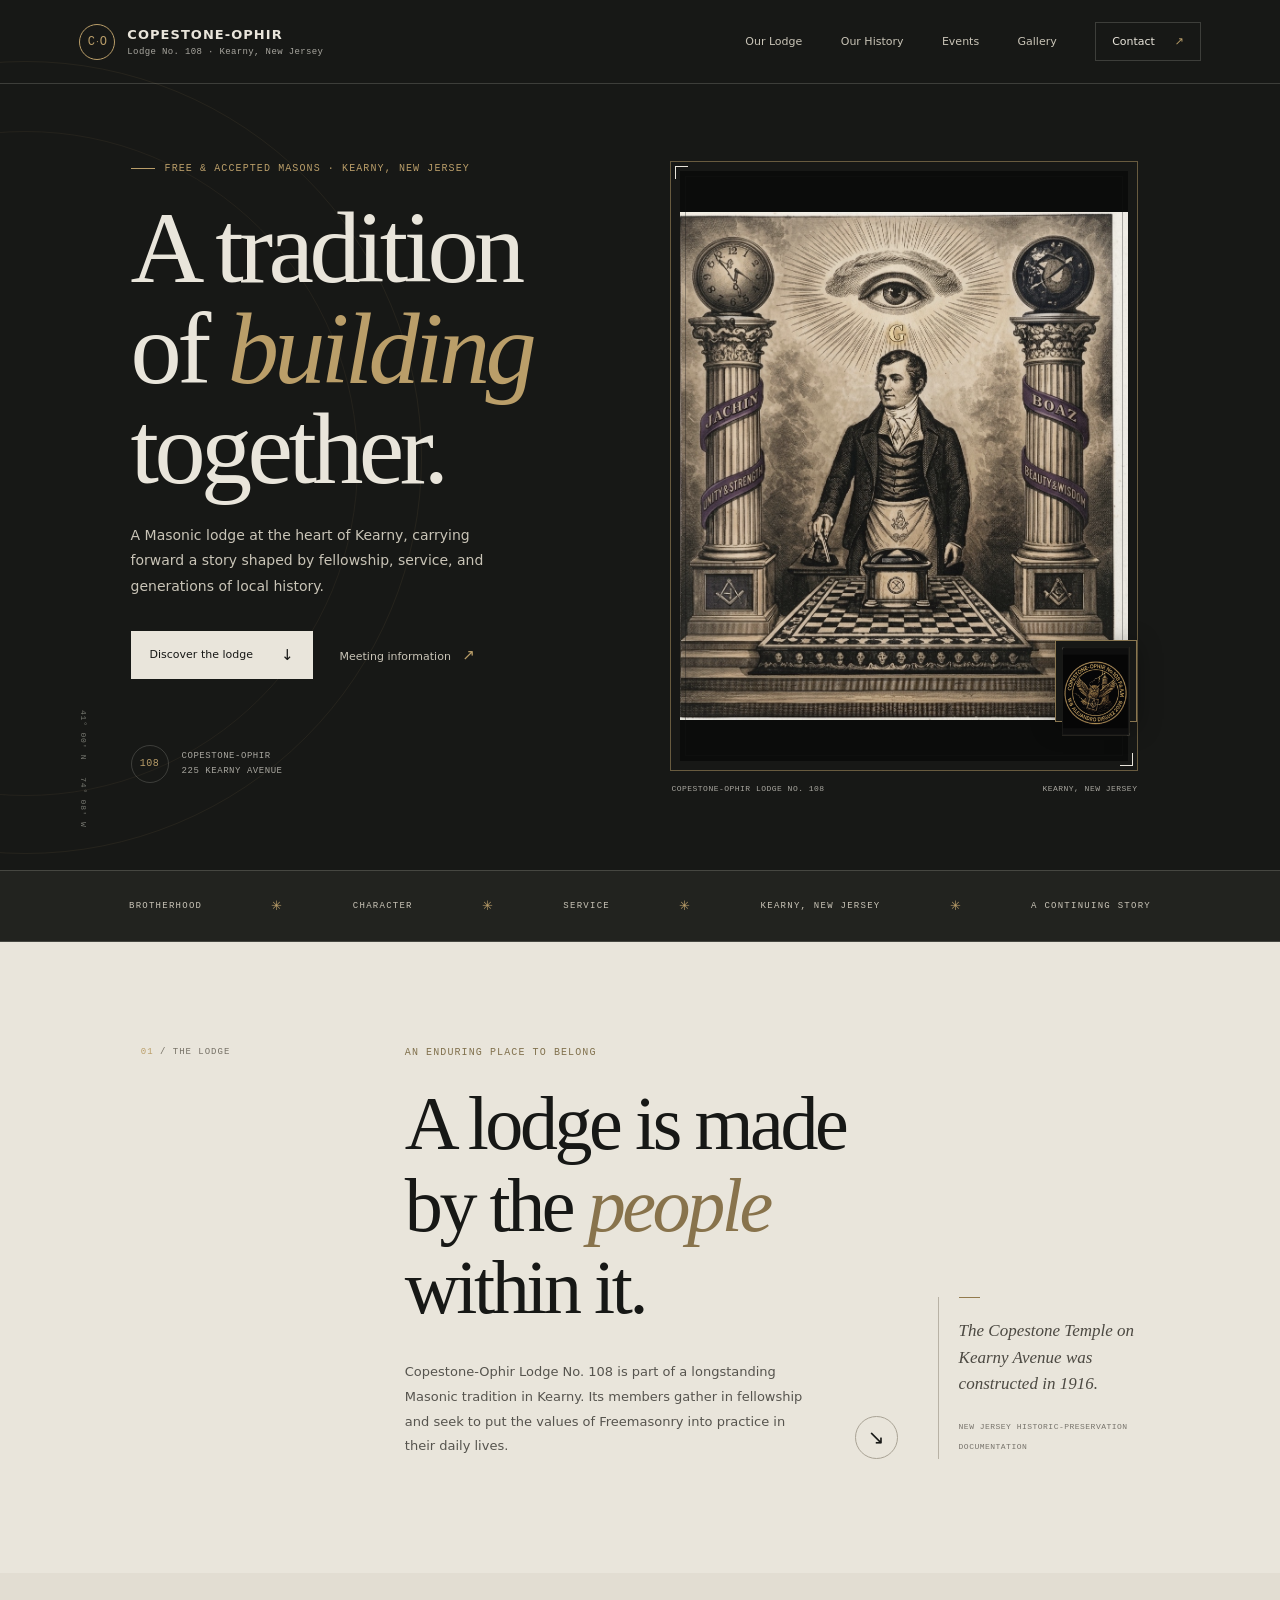
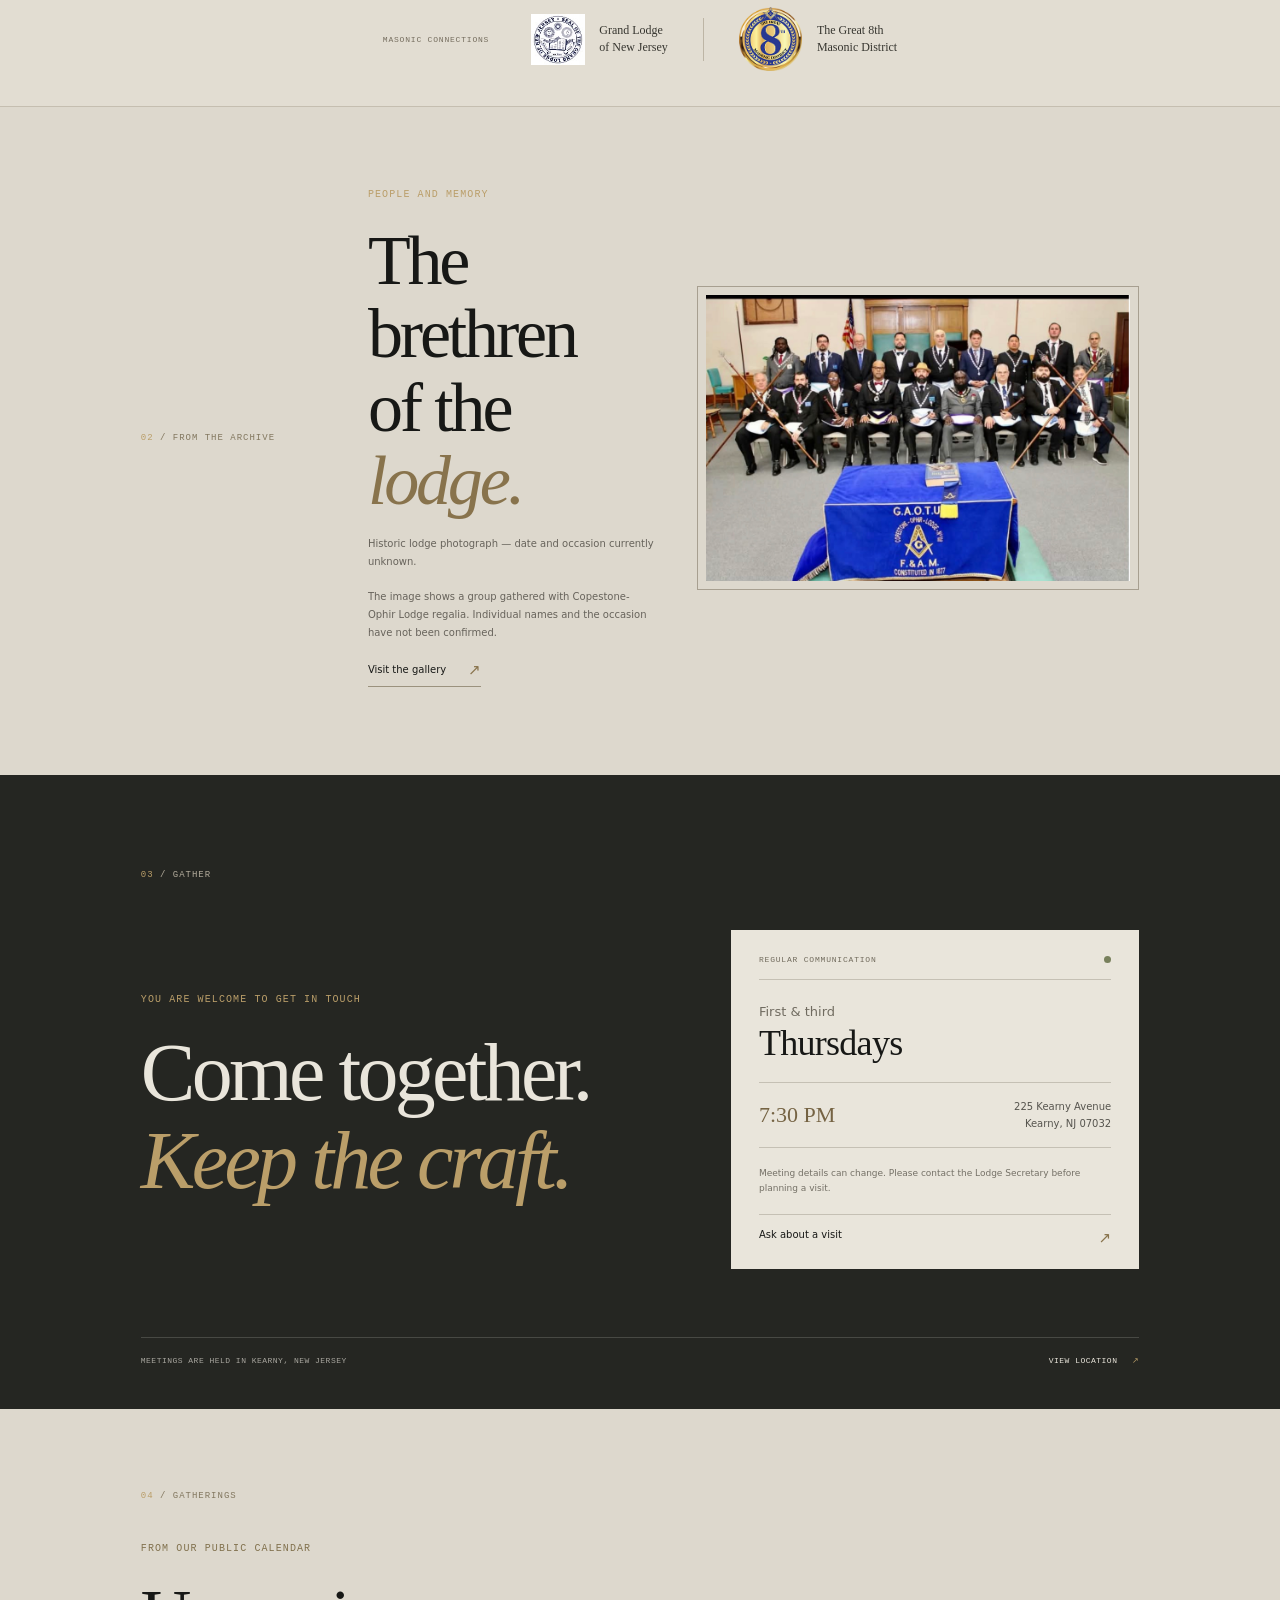
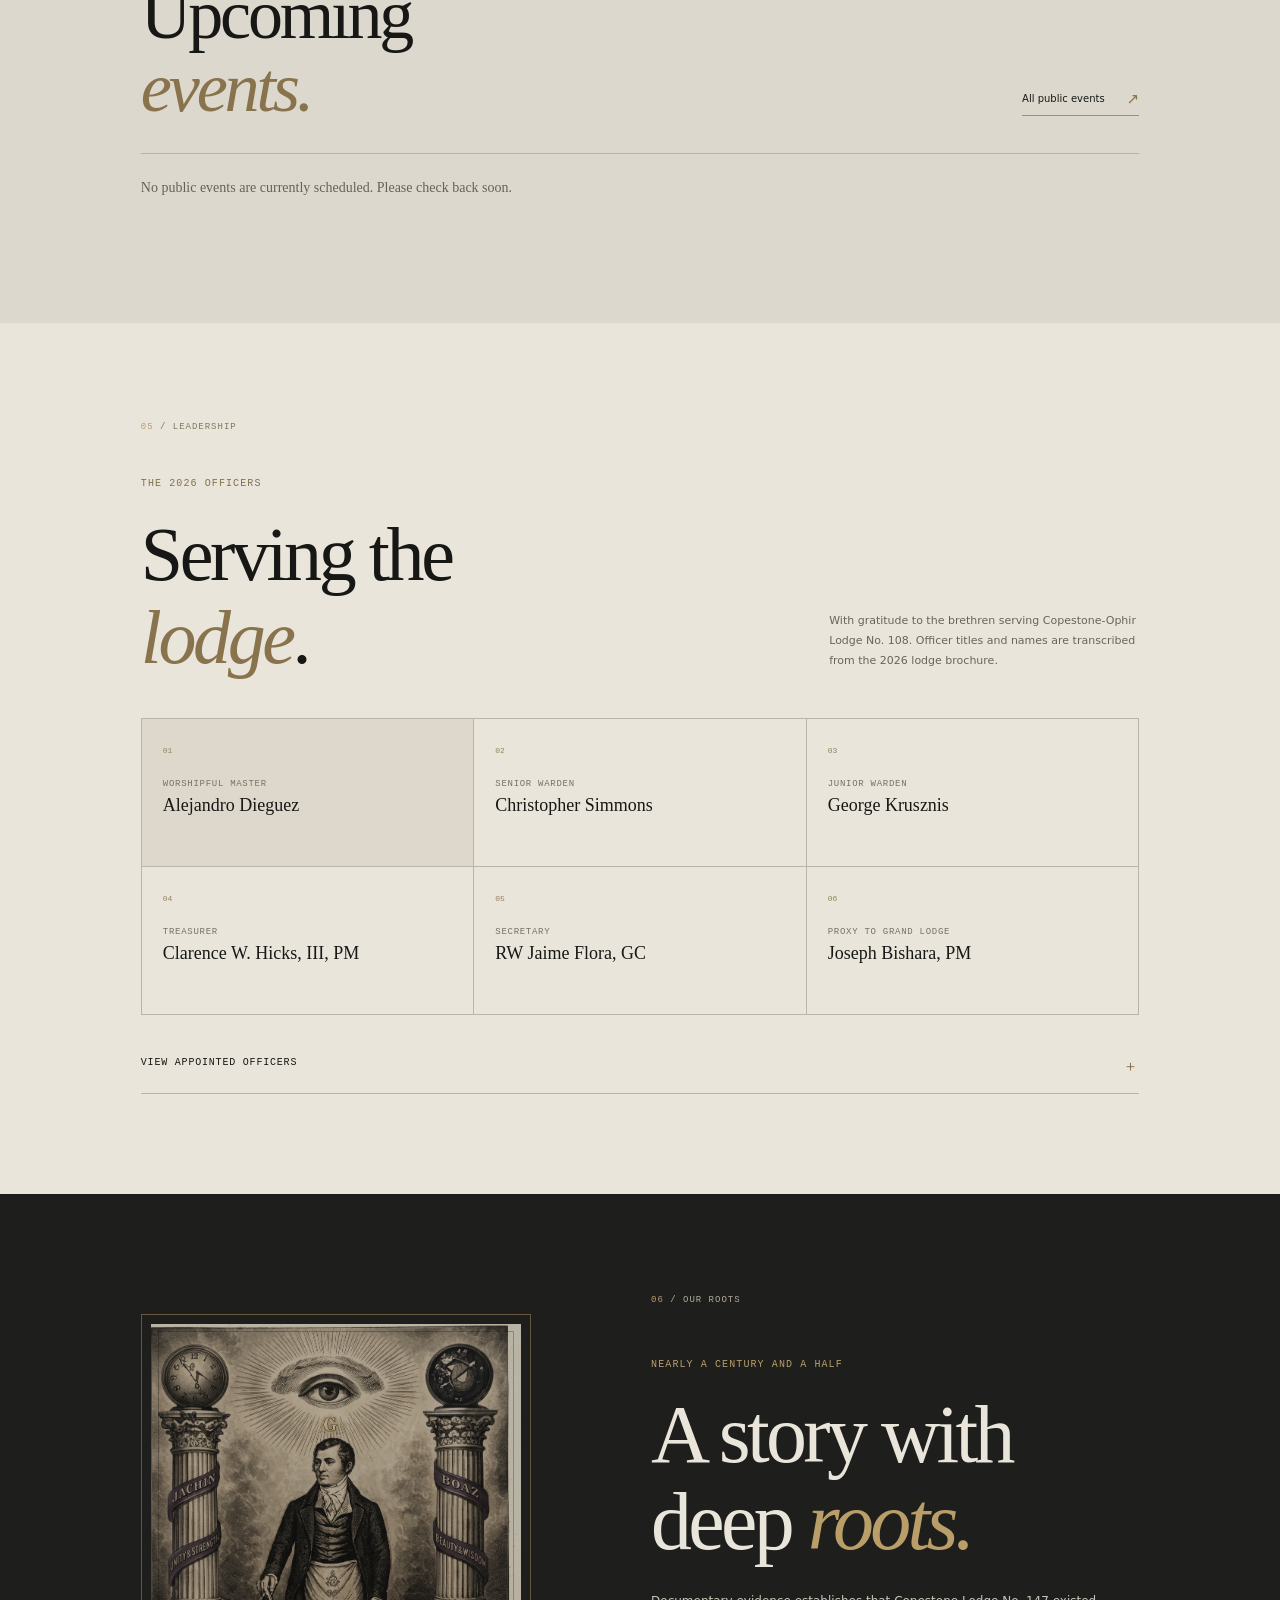
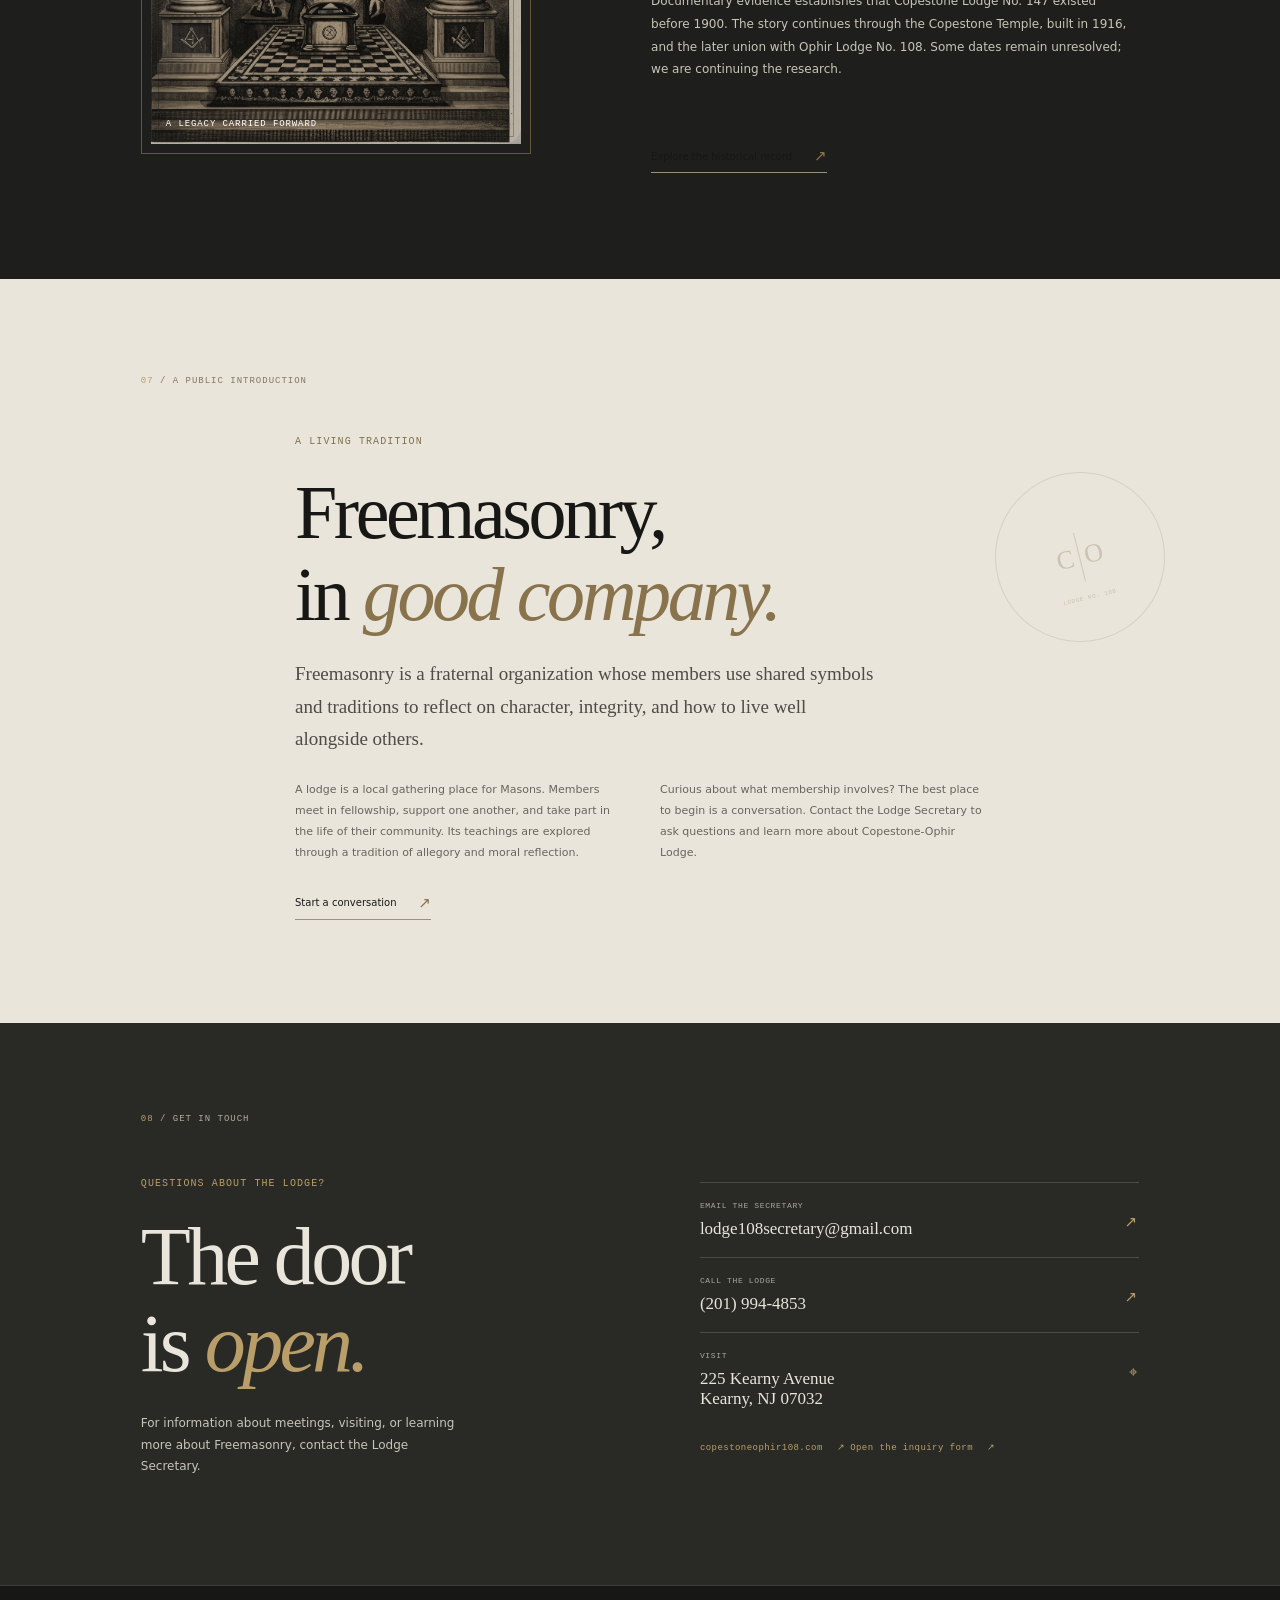
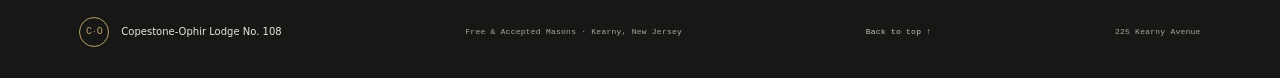
<file: index.html>
<!doctype html>
<html lang="en">
  <head>
    <meta charset="utf-8">
    <meta name="viewport" content="width=device-width, initial-scale=1">
    <meta name="theme-color" content="#171816">
    <meta name="description" content="Discover Copestone-Ophir Lodge No. 108, Free & Accepted Masons, at 225 Kearny Avenue in Kearny, New Jersey. Explore the lodge's history, public events, and ways to connect.">
    <meta property="og:type" content="website">
    <meta property="og:title" content="Copestone-Ophir Lodge No. 108">
    <meta property="og:description" content="A Masonic lodge in Kearny, New Jersey. Explore its history, public events, and ways to connect.">
    <meta property="og:url" content="https://copestoneophir108.com/">
    <meta property="og:image" content="https://copestoneophir108.com/assets/lodge-emblem.jpg">
    <link rel="canonical" href="https://copestoneophir108.com/">
    <link rel="icon" href="data:,">
    <link rel="stylesheet" href="styles.css">
    <title>Copestone-Ophir Lodge No. 108 | Kearny, New Jersey</title>
    <script type="application/ld+json">
      {
        "@context": "https://schema.org",
        "@type": "Organization",
        "name": "Copestone-Ophir Lodge No. 108, Free & Accepted Masons",
        "url": "https://copestoneophir108.com/",
        "email": "lodge108secretary@gmail.com",
        "telephone": "+1-201-994-4853",
        "address": {
          "@type": "PostalAddress",
          "streetAddress": "225 Kearny Avenue",
          "addressLocality": "Kearny",
          "addressRegion": "NJ",
          "postalCode": "07032",
          "addressCountry": "US"
        }
      }
    </script>
  </head>
  <body>
    <a class="skip-link" href="#main">Skip to content</a>
    <header class="site-header">
      <a class="wordmark" href="/" aria-label="Copestone-Ophir Lodge home">
        <span class="wordmark-seal" aria-hidden="true">C<span>·</span>O</span>
        <span class="wordmark-name">Copestone-Ophir <small>Lodge No. 108 · Kearny, New Jersey</small></span>
      </a>
      <button class="menu-toggle" type="button" aria-expanded="false" aria-controls="site-nav">
        <span class="menu-icon" aria-hidden="true"></span><span class="menu-label">Menu</span>
      </button>
      <nav class="site-nav" id="site-nav" aria-label="Main navigation">
        <a href="#lodge">Our Lodge</a>
        <a href="/history/">Our History</a>
        <a href="/events/">Events</a>
        <a href="/gallery/">Gallery</a>
        <a class="nav-contact" href="/contact/">Contact <span aria-hidden="true">↗</span></a>
      </nav>
    </header>

    <main id="main">
      <section class="hero" id="home" aria-labelledby="hero-title">
        <div class="hero-copy">
          <p class="eyebrow"><span class="eyebrow-rule"></span> Free & Accepted Masons · Kearny, New Jersey</p>
          <h1 id="hero-title">A tradition<br>of <em>building</em><br>together.</h1>
          <p class="hero-description">A Masonic lodge at the heart of Kearny, carrying forward a story shaped by fellowship, service, and generations of local history.</p>
          <div class="hero-actions">
            <a class="button button-light" href="#lodge">Discover the lodge <span aria-hidden="true">↓</span></a>
            <a class="text-link" href="#meetings">Meeting information <span aria-hidden="true">↗</span></a>
          </div>
          <div class="hero-note"><span class="note-mark" aria-hidden="true">108</span><span>Copestone-Ophir<br>225 Kearny Avenue</span></div>
        </div>
        <div class="hero-art">
          <div class="art-frame">
            <img src="assets/gemini-masonic-illustration.jpg" alt="Gemini-generated Masonic illustration supplied for the website; this is illustrative artwork, not a historical lodge photograph" fetchpriority="high">
            <span class="hero-emblem-inset"><img src="assets/lodge-emblem-screenshot.jpg" alt="Small lodge emblem detail supplied by Copestone-Ophir Lodge"></span>
            <span class="frame-corner frame-corner-tl" aria-hidden="true"></span>
            <span class="frame-corner frame-corner-br" aria-hidden="true"></span>
          </div>
          <p class="art-caption"><span>Copestone-Ophir Lodge No. 108</span><span>Kearny, New Jersey</span></p>
        </div>
        <div class="hero-index" aria-hidden="true">41° 00′ N &nbsp; 74° 08′ W</div>
      </section>

      <div class="ticker" aria-label="Lodge details">
        <span>Brotherhood</span><i aria-hidden="true">✳</i><span>Character</span><i aria-hidden="true">✳</i><span>Service</span><i aria-hidden="true">✳</i><span>Kearny, New Jersey</span><i aria-hidden="true">✳</i><span>A continuing story</span>
      </div>

      <section class="intro section-pad" id="lodge" aria-labelledby="intro-title">
        <div class="section-label"><span>01</span> / THE LODGE</div>
        <div class="intro-content">
          <p class="eyebrow eyebrow-dark">An enduring place to belong</p>
          <h2 id="intro-title">A lodge is made<br>by the <em>people</em> within it.</h2>
          <div class="intro-bottom">
            <p>Copestone-Ophir Lodge No. 108 is part of a longstanding Masonic tradition in Kearny. Its members gather in fellowship and seek to put the values of Freemasonry into practice in their daily lives.</p>
            <a class="circle-link" href="#freemasonry" aria-label="Learn about Freemasonry"><span aria-hidden="true">↘</span></a>
          </div>
        </div>
        <div class="intro-aside">
          <span class="aside-line" aria-hidden="true"></span>
          <p>The Copestone Temple on Kearny Avenue was constructed in 1916.</p>
          <span class="aside-caption">New Jersey historic-preservation documentation</span>
        </div>
      </section>

      <section class="masonic-connections" aria-label="Masonic organizations represented in lodge materials">
        <span class="connections-label">Masonic connections</span>
        <div class="connection-mark">
          <img src="/assets/grand-lodge-new-jersey-seal.jpg" alt="Seal of the Grand Lodge of New Jersey" width="100" height="96" loading="lazy">
          <span>Grand Lodge<br>of New Jersey</span>
        </div>
        <span class="connection-divider" aria-hidden="true"></span>
        <div class="connection-mark">
          <img src="/assets/eighth-masonic-district.png" alt="Emblem of the Great 8th Masonic District" width="155" height="158" loading="lazy">
          <span>The Great 8th<br>Masonic District</span>
        </div>
      </section>

      <section class="archive-preview section-pad" aria-labelledby="archive-preview-title">
        <div class="section-label"><span>02</span> / FROM THE ARCHIVE</div>
        <div class="archive-preview-copy">
          <p class="eyebrow">People and memory</p>
          <h2 id="archive-preview-title">The brethren<br>of the <em>lodge.</em></h2>
          <p>Historic lodge photograph — date and occasion currently unknown.</p>
          <p>The image shows a group gathered with Copestone-Ophir Lodge regalia. Individual names and the occasion have not been confirmed.</p>
          <a class="arrow-link" href="/gallery/">Visit the gallery <span aria-hidden="true">↗</span></a>
        </div>
        <a class="archive-preview-image" href="/gallery/" aria-label="View the lodge photograph in the gallery">
          <img src="assets/lodge-members.jpg" alt="A group gathered behind a Copestone-Ophir Lodge No. 108 cloth; date and occasion unknown" loading="lazy">
        </a>
      </section>

      <section class="meetings section-pad" id="meetings" aria-labelledby="meetings-title">
        <div class="section-label section-label-light"><span>03</span> / GATHER</div>
        <div class="meetings-main">
          <div>
            <p class="eyebrow">You are welcome to get in touch</p>
            <h2 id="meetings-title">Come together.<br><em>Keep the craft.</em></h2>
          </div>
          <div class="meeting-card">
            <div class="meeting-card-top"><span>REGULAR COMMUNICATION</span><span class="meeting-dot" aria-hidden="true"></span></div>
            <p class="meeting-frequency">First & third</p>
            <p class="meeting-day">Thursdays</p>
            <div class="meeting-details">
              <span>7:30 PM</span>
              <span>225 Kearny Avenue<br>Kearny, NJ 07032</span>
            </div>
            <p class="meeting-footnote">Meeting details can change. Please contact the Lodge Secretary before planning a visit.</p>
            <a href="/contact/?reason=visit" class="meeting-link">Ask about a visit <span aria-hidden="true">↗</span></a>
          </div>
        </div>
        <div class="meeting-bottom"><span>Meetings are held in Kearny, New Jersey</span><a href="https://maps.google.com/?q=225+Kearny+Avenue,+Kearny,+NJ+07032" target="_blank" rel="noreferrer">View location <span aria-hidden="true">↗</span></a></div>
      </section>

      <section class="home-events section-pad" aria-labelledby="home-events-title">
        <div class="section-label"><span>04</span> / GATHERINGS</div>
        <div class="home-events-heading">
          <div><p class="eyebrow eyebrow-dark">From our public calendar</p><h2 id="home-events-title">Upcoming<br><em>events.</em></h2></div>
          <a class="arrow-link" href="/events/">All public events <span aria-hidden="true">↗</span></a>
        </div>
        <div class="event-list event-list-home" data-event-list data-limit="3" aria-live="polite">
          <p class="event-empty">No public events are currently scheduled. Please check back soon.</p>
        </div>
      </section>

      <section class="officers section-pad" id="officers" aria-labelledby="officers-title">
        <div class="section-label"><span>05</span> / LEADERSHIP</div>
        <div class="officers-heading">
          <div><p class="eyebrow eyebrow-dark">The 2026 officers</p><h2 id="officers-title">Serving the<br><em>lodge</em>.</h2></div>
          <p>With gratitude to the brethren serving Copestone-Ophir Lodge No. 108. Officer titles and names are transcribed from the 2026 lodge brochure.</p>
        </div>
        <div class="officer-grid">
          <article class="officer-card officer-featured"><span class="officer-number">01</span><h3>Worshipful Master</h3><p>Alejandro Dieguez</p></article>
          <article class="officer-card"><span class="officer-number">02</span><h3>Senior Warden</h3><p>Christopher Simmons</p></article>
          <article class="officer-card"><span class="officer-number">03</span><h3>Junior Warden</h3><p>George Krusznis</p></article>
          <article class="officer-card"><span class="officer-number">04</span><h3>Treasurer</h3><p>Clarence W. Hicks, III, PM</p></article>
          <article class="officer-card"><span class="officer-number">05</span><h3>Secretary</h3><p>RW Jaime Flora, GC</p></article>
          <article class="officer-card"><span class="officer-number">06</span><h3>Proxy to Grand Lodge</h3><p>Joseph Bishara, PM</p></article>
        </div>
        <details class="appointed">
          <summary>View appointed officers <span aria-hidden="true">＋</span></summary>
          <div class="appointed-list">
            <p><b>Senior Deacon</b><span>Randy Astor</span></p>
            <p><b>Junior Deacon</b><span>Carlos Alex Jesus, PM</span></p>
            <p><b>Sr. Master of Ceremonies</b><span>Jonathan Rodrigues</span></p>
            <p><b>Jr. Master of Ceremonies</b><span>Jose Rodrigues</span></p>
            <p><b>Senior Steward</b><span>Peter Molinsky</span></p>
            <p><b>Junior Steward</b><span>Oscar Chinhisa</span></p>
            <p><b>Chaplain</b><span>Dave Lagerstrom, DWA</span></p>
            <p><b>Marshal</b><span>Nicolas Luciano, PM</span></p>
            <p><b>Tyler</b><span>Felipe Vargas</span></p>
            <p><b>Organist</b><span>RW Brandon W. McCune, GMar</span></p>
            <p><b>Historian</b><span>RW Jeremiah Hawkins, PGC</span></p>
          </div>
        </details>
      </section>

      <section class="history section-pad" id="history" aria-labelledby="history-title">
        <div class="history-art" role="img" aria-label="Detail of the lodge's Masonic-inspired artwork">
          <img src="assets/lodge-artwork.jpg" alt="" loading="lazy">
          <span class="history-art-label">A legacy carried forward</span>
        </div>
        <div class="history-copy">
          <div class="section-label section-label-light"><span>06</span> / OUR ROOTS</div>
          <p class="eyebrow">Nearly a century and a half</p>
          <h2 id="history-title">A story with<br>deep <em>roots.</em></h2>
          <p>Documentary evidence establishes that Copestone Lodge No. 147 existed before 1900. The story continues through the Copestone Temple, built in 1916, and the later union with Ophir Lodge No. 108. Some dates remain unresolved; we are continuing the research.</p>
          <a class="arrow-link" href="/history/">Explore the historical record <span aria-hidden="true">↗</span></a>
        </div>
      </section>

      <section class="education section-pad" id="freemasonry" aria-labelledby="education-title">
        <div class="section-label"><span>07</span> / A PUBLIC INTRODUCTION</div>
        <div class="education-content">
          <p class="eyebrow eyebrow-dark">A living tradition</p>
          <h2 id="education-title">Freemasonry,<br>in <em>good company.</em></h2>
          <p class="education-lede">Freemasonry is a fraternal organization whose members use shared symbols and traditions to reflect on character, integrity, and how to live well alongside others.</p>
          <div class="education-columns">
            <p>A lodge is a local gathering place for Masons. Members meet in fellowship, support one another, and take part in the life of their community. Its teachings are explored through a tradition of allegory and moral reflection.</p>
            <p>Curious about what membership involves? The best place to begin is a conversation. Contact the Lodge Secretary to ask questions and learn more about Copestone-Ophir Lodge.</p>
          </div>
          <a class="arrow-link" href="/contact/">Start a conversation <span aria-hidden="true">↗</span></a>
        </div>
        <div class="education-mark" aria-hidden="true"><span>C</span><i></i><span>O</span><small>LODGE NO. 108</small></div>
      </section>

      <section class="contact section-pad" id="contact" aria-labelledby="contact-title">
        <div class="section-label section-label-light"><span>08</span> / GET IN TOUCH</div>
        <div class="contact-grid">
          <div class="contact-copy">
            <p class="eyebrow">Questions about the lodge?</p>
            <h2 id="contact-title">The door<br>is <em>open.</em></h2>
            <p>For information about meetings, visiting, or learning more about Freemasonry, contact the Lodge Secretary.</p>
          </div>
          <div class="contact-details">
            <a class="contact-method" href="mailto:lodge108secretary@gmail.com"><span>Email the Secretary</span><strong>lodge108secretary@gmail.com</strong><i aria-hidden="true">↗</i></a>
            <a class="contact-method" href="tel:+12019944853"><span>Call the lodge</span><strong>(201) 994-4853</strong><i aria-hidden="true">↗</i></a>
            <div class="contact-method contact-address"><span>Visit</span><strong>225 Kearny Avenue<br>Kearny, NJ 07032</strong><i aria-hidden="true">⌖</i></div>
            <a class="contact-website" href="https://copestoneophir108.com/">copestoneophir108.com <span aria-hidden="true">↗</span></a>
            <a class="contact-website" href="/contact/">Open the inquiry form <span aria-hidden="true">↗</span></a>
          </div>
        </div>
      </section>
    </main>

    <footer class="site-footer">
      <a class="footer-mark" href="#home"><span class="wordmark-seal" aria-hidden="true">C<span>·</span>O</span><span>Copestone-Ophir Lodge No. 108</span></a>
      <p>Free & Accepted Masons · Kearny, New Jersey</p>
      <a href="#home" class="back-top">Back to top ↑</a>
      <span class="footer-year">225 Kearny Avenue</span>
    </footer>
    <script src="site-config.js"></script><script src="script.js" defer></script>
  </body>
</html>
</file>
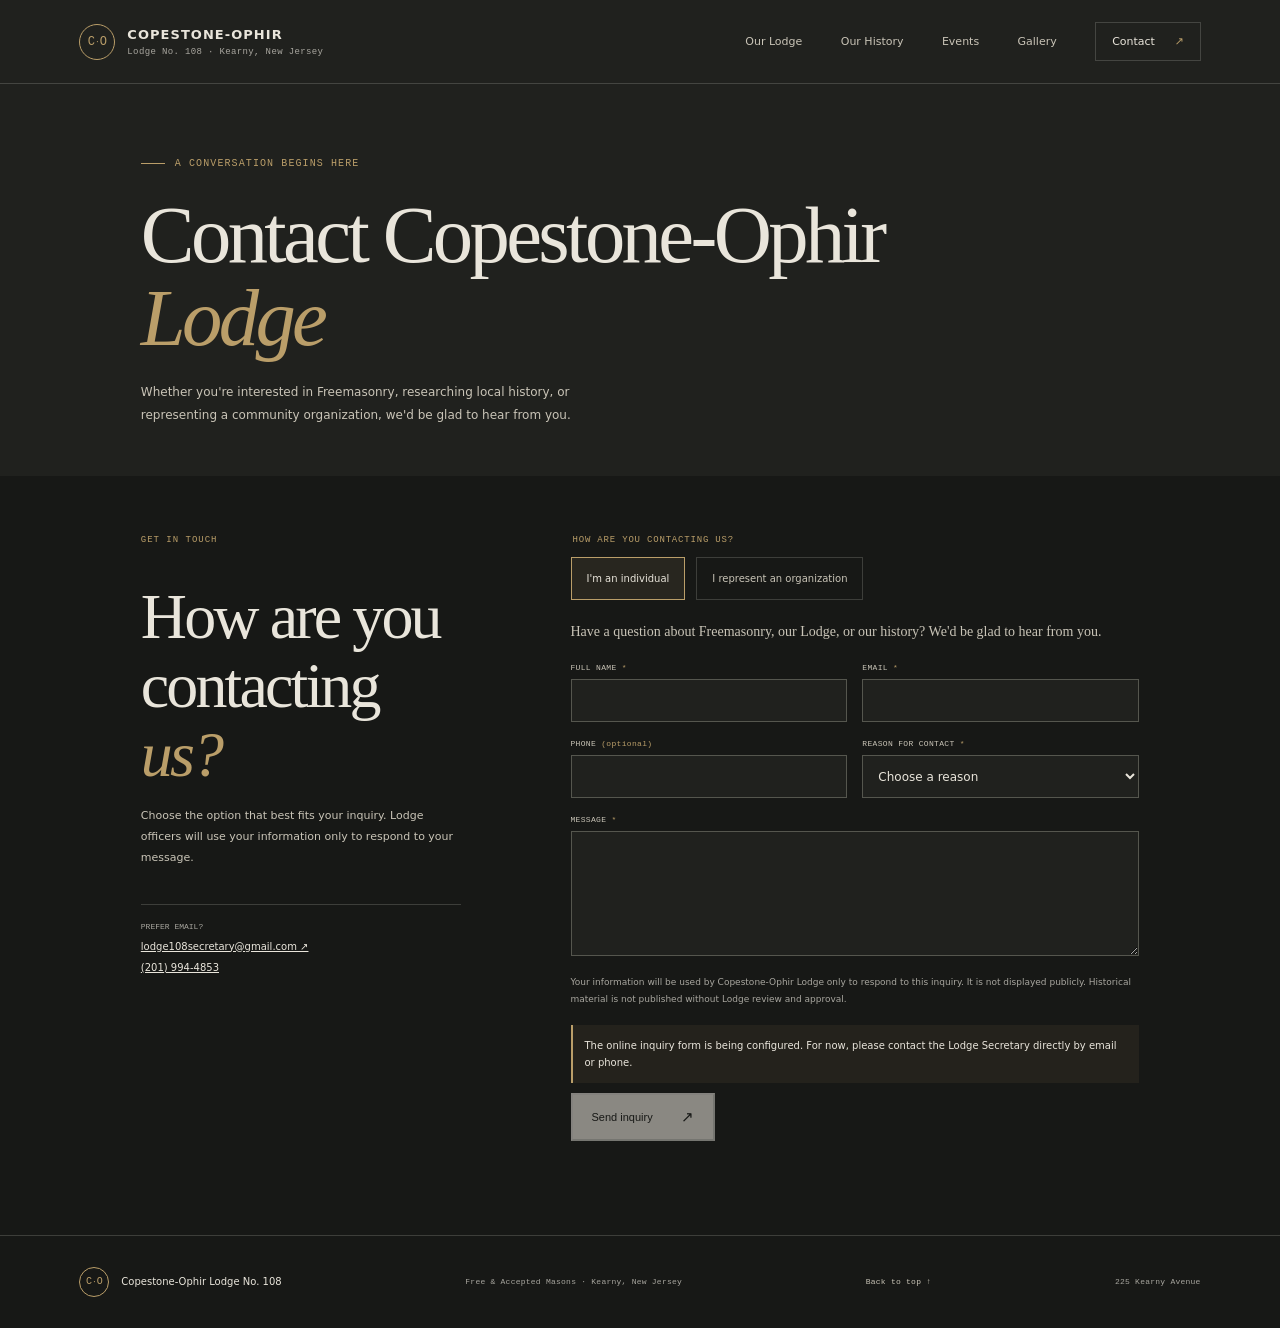
<file: contact/index.html>
<!doctype html>
<html lang="en">
  <head>
    <meta charset="utf-8"><meta name="viewport" content="width=device-width, initial-scale=1"><meta name="theme-color" content="#171816">
    <meta name="description" content="Contact Copestone-Ophir Lodge No. 108 about Freemasonry, visits, community partnerships, events, and local history.">
    <meta property="og:title" content="Contact the Lodge | Copestone-Ophir No. 108"><meta property="og:url" content="https://copestoneophir108.com/contact/">
    <link rel="canonical" href="https://copestoneophir108.com/contact/"><link rel="stylesheet" href="/styles.css">
    <title>Contact the Lodge | Copestone-Ophir Lodge No. 108</title>
  </head>
  <body>
    <a class="skip-link" href="#main">Skip to content</a>
    <header class="site-header">
      <a class="wordmark" href="/" aria-label="Copestone-Ophir Lodge home"><span class="wordmark-seal" aria-hidden="true">C<span>·</span>O</span><span class="wordmark-name">Copestone-Ophir <small>Lodge No. 108 · Kearny, New Jersey</small></span></a>
      <button class="menu-toggle" type="button" aria-expanded="false" aria-controls="site-nav"><span class="menu-icon" aria-hidden="true"></span><span class="menu-label">Menu</span></button>
      <nav class="site-nav" id="site-nav" aria-label="Main navigation"><a href="/#lodge">Our Lodge</a><a href="/history/">Our History</a><a href="/events/">Events</a><a href="/gallery/">Gallery</a><a class="nav-contact" href="/contact/" aria-current="page">Contact <span aria-hidden="true">↗</span></a></nav>
    </header>
    <main id="main" class="contact-page">
      <section class="contact-page-hero section-pad">
        <p class="eyebrow"><span class="eyebrow-rule"></span> A conversation begins here</p>
        <h1>Contact Copestone-Ophir <em>Lodge</em></h1>
        <p>Whether you're interested in Freemasonry, researching local history, or representing a community organization, we'd be glad to hear from you.</p>
      </section>
      <section class="inquiry-section section-pad">
        <div class="inquiry-intro">
          <p class="section-label"><span>GET IN TOUCH</span></p>
          <h2>How are you<br>contacting <em>us?</em></h2>
          <p>Choose the option that best fits your inquiry. Lodge officers will use your information only to respond to your message.</p>
          <div class="direct-contact"><span>Prefer email?</span><a href="mailto:lodge108secretary@gmail.com">lodge108secretary@gmail.com ↗</a><a href="tel:+12019944853">(201) 994-4853</a></div>
        </div>
        <div class="inquiry-form-wrap">
          <fieldset class="inquiry-type">
            <legend>How are you contacting us?</legend>
            <label><input type="radio" name="contactingAs" value="individual" checked><span>I'm an individual</span></label>
            <label><input type="radio" name="contactingAs" value="organization"><span>I represent an organization</span></label>
          </fieldset>
          <p class="form-intro" id="form-intro">Have a question about Freemasonry, our Lodge, or our history? We'd be glad to hear from you.</p>
          <form id="inquiry-form" novalidate>
            <input type="hidden" name="inquiryType" id="inquiry-type-value" value="individual">
            <input type="hidden" name="relatedEvent" id="related-event" value="">
            <div class="field-grid">
              <div class="field individual-only" data-field="name"><label for="name">Full name <span>*</span></label><input id="name" name="name" autocomplete="name" maxlength="120" required></div>
              <div class="field organization-only" data-field="organization" hidden><label for="organization">Organization name <span>*</span></label><input id="organization" name="organization" autocomplete="organization" maxlength="160"></div>
              <div class="field organization-only" data-field="contactPerson" hidden><label for="contact-person">Contact person <span>*</span></label><input id="contact-person" name="contactPerson" autocomplete="name" maxlength="120"></div>
              <div class="field"><label for="email">Email <span>*</span></label><input id="email" name="email" type="email" autocomplete="email" maxlength="254" required></div>
              <div class="field"><label for="phone">Phone <span class="optional">(optional)</span></label><input id="phone" name="phone" type="tel" autocomplete="tel" maxlength="40"></div>
              <div class="field organization-only" data-field="organizationType" hidden><label for="organization-type">Organization type <span class="optional">(optional)</span></label><input id="organization-type" name="organizationType" maxlength="100"></div>
              <div class="field"><label for="reason">Reason for contact <span>*</span></label><select id="reason" name="reason" required><option value="">Choose a reason</option><option>Interested in Freemasonry</option><option>Visiting the Lodge</option><option>Lodge History / Historical Research</option><option>Events</option><option>Community Involvement</option><option>Historical Photograph or Document</option><option>Other</option></select></div>
              <div class="field organization-only" data-field="organizationReason" hidden><label for="organization-reason">Reason for inquiry <span>*</span></label><select id="organization-reason" name="organizationReason"><option value="">Choose a reason</option><option>Community Partnership</option><option>Event Collaboration</option><option>Venue / Lodge Inquiry</option><option>Historical Research</option><option>Media / Press</option><option>Charitable or Civic Initiative</option><option>Masonic Organization</option><option>Other</option></select></div>
              <div class="field field-wide"><label for="message">Message <span>*</span></label><textarea id="message" name="message" rows="5" maxlength="5000" required></textarea></div>
            </div>
            <div class="honeypot" aria-hidden="true"><label for="website">Leave this field empty</label><input id="website" name="website" tabindex="-1" autocomplete="off"></div>
            <div class="turnstile-slot" id="turnstile-slot"></div>
            <p class="historical-help" id="historical-help" hidden>This form does not accept file uploads. To share a photograph or document, please <a href="mailto:lodge108secretary@gmail.com">contact the Lodge Secretary</a> to arrange a private submission.</p>
            <p class="privacy-note">Your information will be used by Copestone-Ophir Lodge only to respond to this inquiry. It is not displayed publicly. Historical material is not published without Lodge review and approval.</p>
            <p class="form-status" id="form-status" role="status" aria-live="polite"></p>
            <button class="button button-light submit-button" type="submit" id="submit-button">Send inquiry <span aria-hidden="true">↗</span></button>
            <noscript><p class="form-error">JavaScript is required to submit this form. Please email <a href="mailto:lodge108secretary@gmail.com">the Lodge Secretary</a> instead.</p></noscript>
          </form>
        </div>
      </section>
    </main>
    <footer class="site-footer"><a class="footer-mark" href="/"><span class="wordmark-seal" aria-hidden="true">C<span>·</span>O</span><span>Copestone-Ophir Lodge No. 108</span></a><p>Free & Accepted Masons · Kearny, New Jersey</p><a href="#main" class="back-top">Back to top ↑</a><span class="footer-year">225 Kearny Avenue</span></footer>
    <script src="/site-config.js"></script><script src="/script.js" defer></script>
  </body>
</html>
</file>
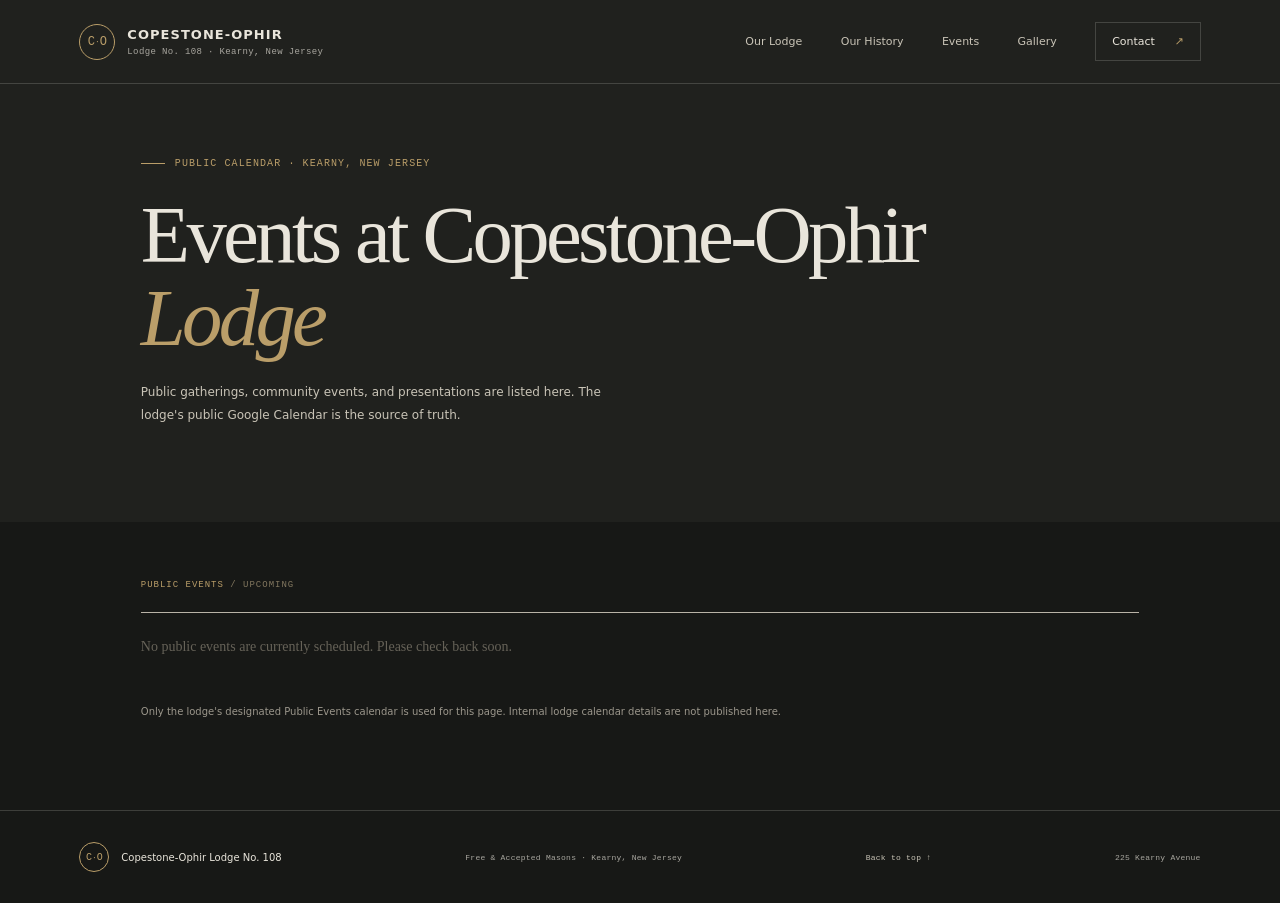
<file: events/index.html>
<!doctype html>
<html lang="en">
  <head>
    <meta charset="utf-8"><meta name="viewport" content="width=device-width, initial-scale=1"><meta name="theme-color" content="#171816">
    <meta name="description" content="See upcoming public events at Copestone-Ophir Lodge No. 108 in Kearny, New Jersey. The public Google Calendar is the source of truth.">
    <meta property="og:title" content="Public Events | Copestone-Ophir Lodge No. 108"><meta property="og:url" content="https://copestoneophir108.com/events/">
    <link rel="canonical" href="https://copestoneophir108.com/events/"><link rel="stylesheet" href="/styles.css"><title>Public Events | Copestone-Ophir Lodge No. 108</title>
  </head>
  <body>
    <a class="skip-link" href="#main">Skip to content</a>
    <header class="site-header">
      <a class="wordmark" href="/" aria-label="Copestone-Ophir Lodge home"><span class="wordmark-seal" aria-hidden="true">C<span>·</span>O</span><span class="wordmark-name">Copestone-Ophir <small>Lodge No. 108 · Kearny, New Jersey</small></span></a>
      <button class="menu-toggle" type="button" aria-expanded="false" aria-controls="site-nav"><span class="menu-icon" aria-hidden="true"></span><span class="menu-label">Menu</span></button>
      <nav class="site-nav" id="site-nav" aria-label="Main navigation"><a href="/#lodge">Our Lodge</a><a href="/history/">Our History</a><a href="/events/" aria-current="page">Events</a><a href="/gallery/">Gallery</a><a class="nav-contact" href="/contact/">Contact <span aria-hidden="true">↗</span></a></nav>
    </header>
    <main id="main" class="events-page">
      <section class="page-hero section-pad">
        <p class="eyebrow"><span class="eyebrow-rule"></span> Public calendar · Kearny, New Jersey</p>
        <h1>Events at Copestone-Ophir <em>Lodge</em></h1>
        <p>Public gatherings, community events, and presentations are listed here. The lodge's public Google Calendar is the source of truth.</p>
      </section>
      <section class="events-content section-pad">
        <div class="section-label"><span>PUBLIC EVENTS</span> / UPCOMING</div>
        <div class="event-list" data-event-list aria-live="polite"><p class="event-empty">No public events are currently scheduled. Please check back soon.</p></div>
        <div class="calendar-embed" data-calendar-embed hidden>
          <p class="section-label"><span>CALENDAR VIEW</span></p>
          <iframe title="Copestone-Ophir Lodge public events calendar" loading="lazy" referrerpolicy="no-referrer-when-downgrade"></iframe>
        </div>
        <p class="calendar-note">Only the lodge's designated Public Events calendar is used for this page. Internal lodge calendar details are not published here.</p>
      </section>
    </main>
    <footer class="site-footer"><a class="footer-mark" href="/"><span class="wordmark-seal" aria-hidden="true">C<span>·</span>O</span><span>Copestone-Ophir Lodge No. 108</span></a><p>Free & Accepted Masons · Kearny, New Jersey</p><a href="#main" class="back-top">Back to top ↑</a><span class="footer-year">225 Kearny Avenue</span></footer>
    <script src="/site-config.js"></script><script src="/script.js" defer></script>
  </body>
</html>
</file>
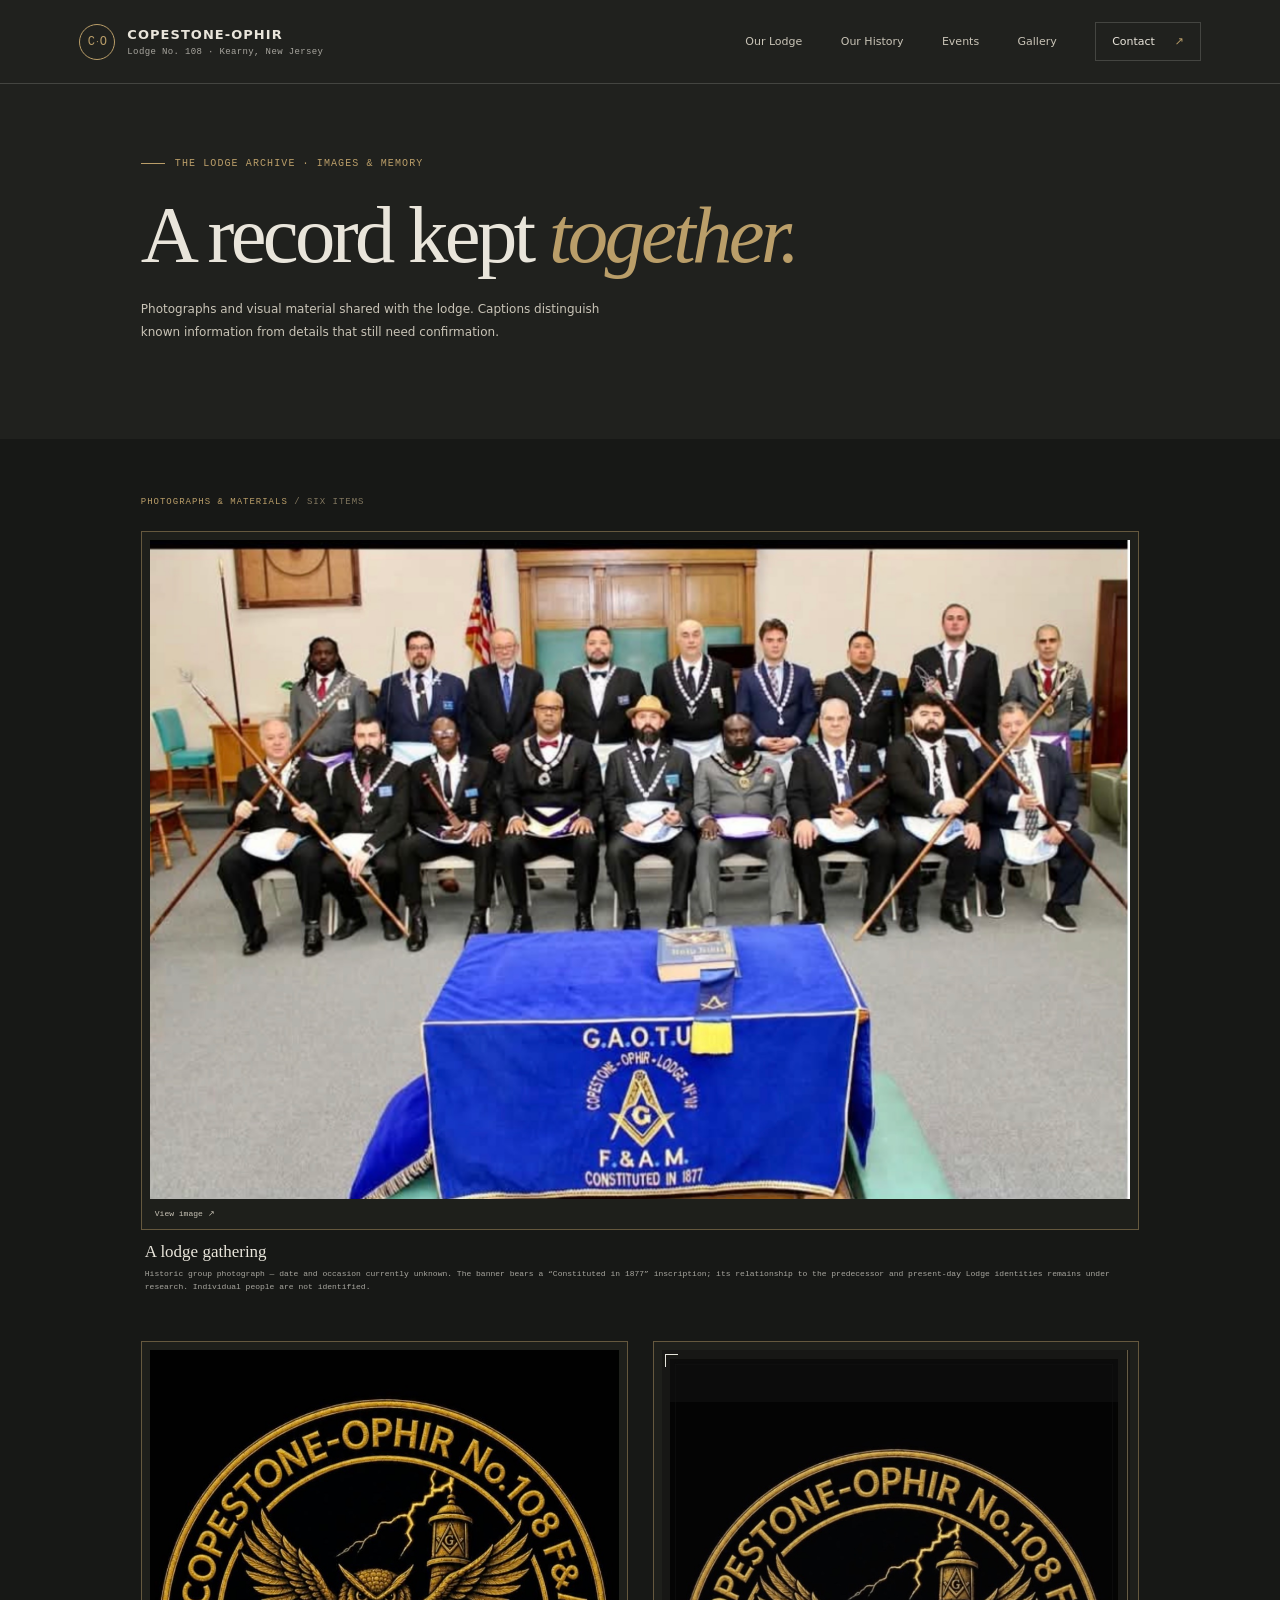
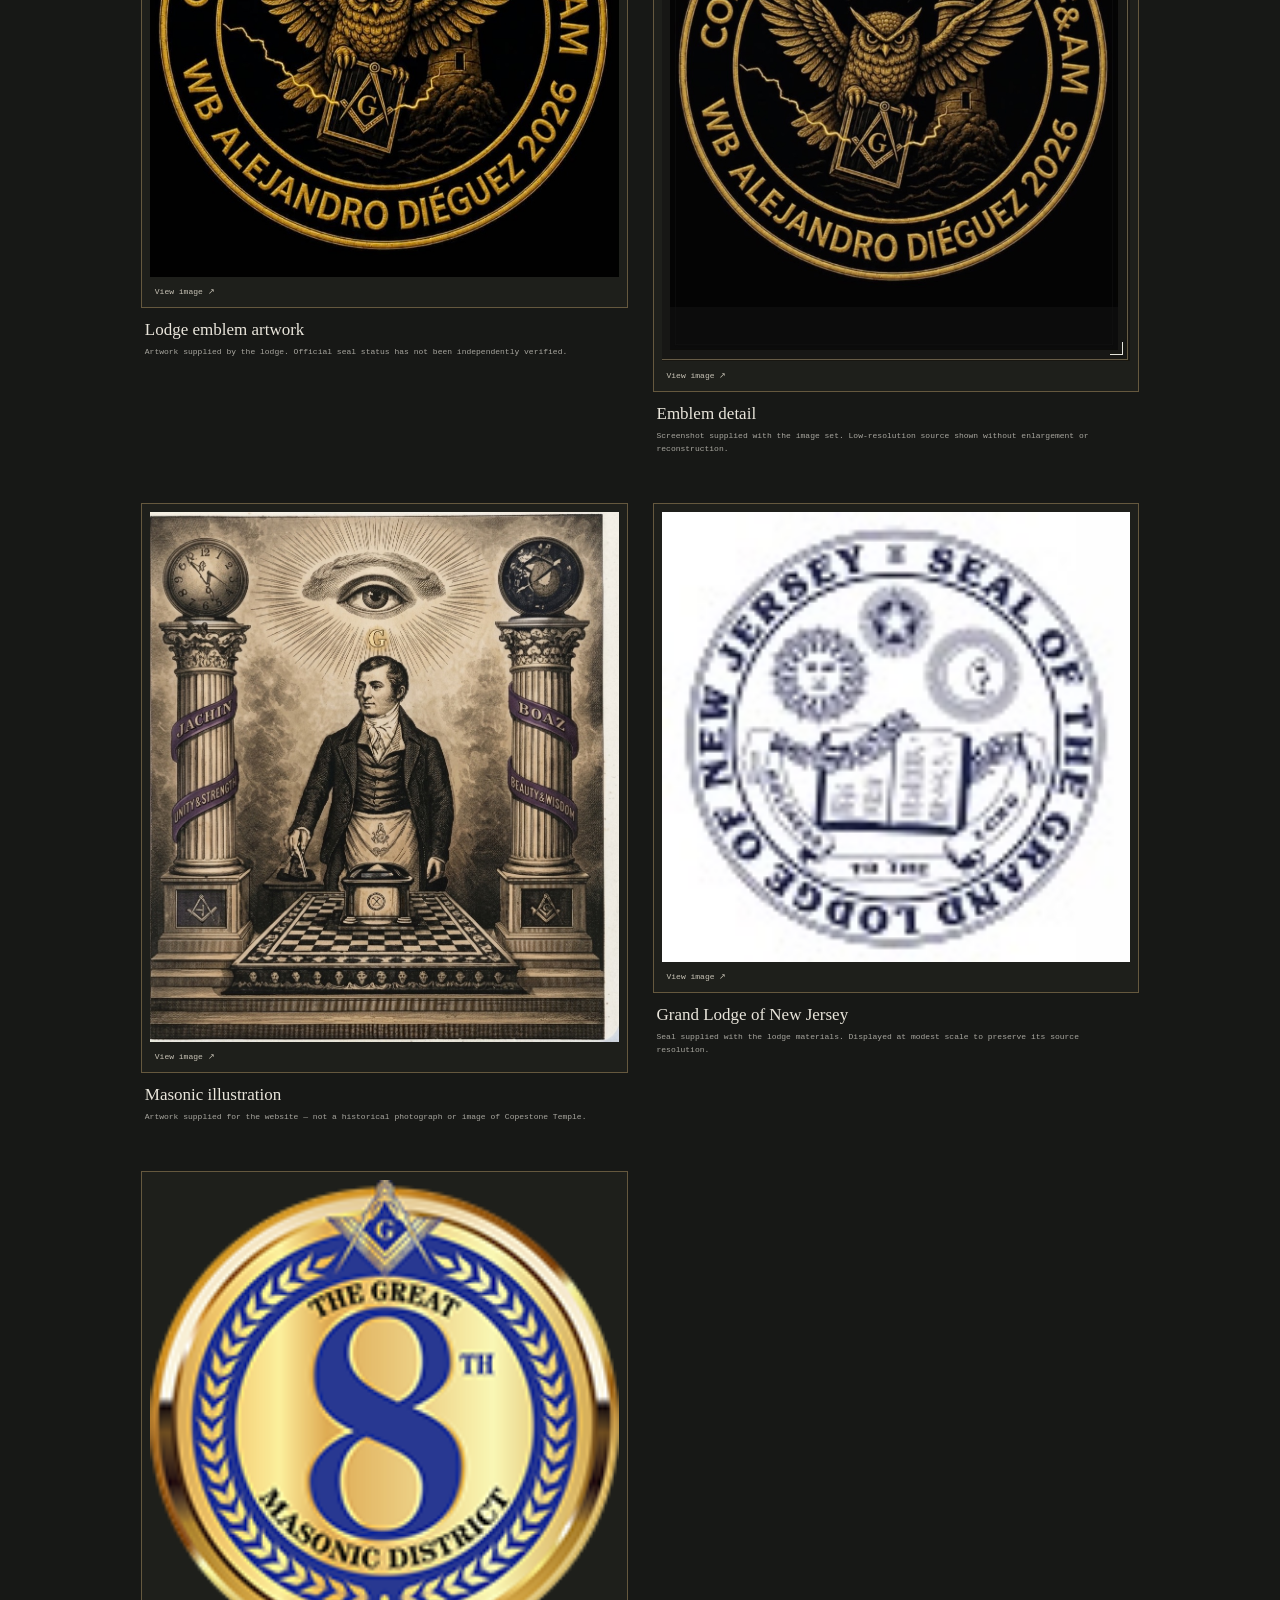
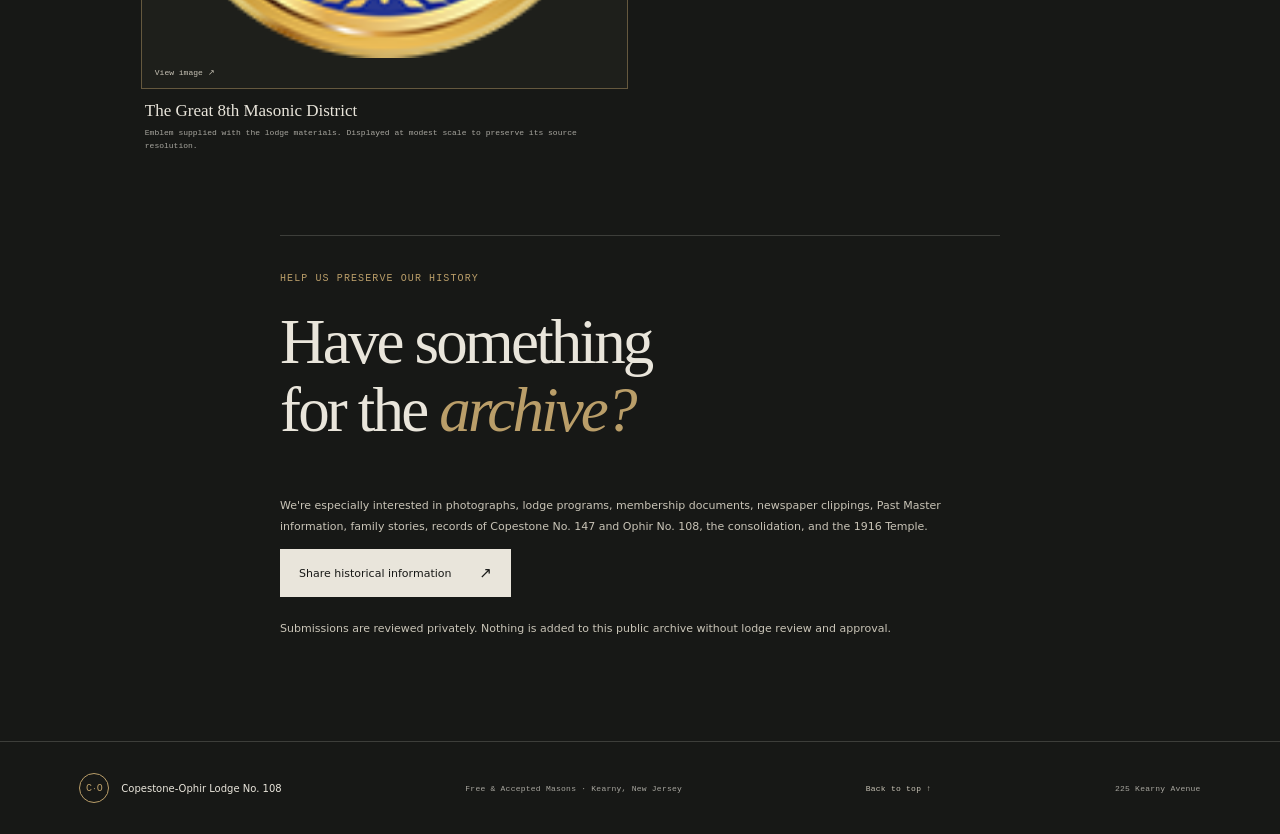
<file: gallery/index.html>
<!doctype html>
<html lang="en">
  <head>
    <meta charset="utf-8"><meta name="viewport" content="width=device-width, initial-scale=1"><meta name="theme-color" content="#171816">
    <meta name="description" content="Explore photographs and visual materials shared with the Copestone-Ophir Lodge No. 108 archive in Kearny, New Jersey.">
    <meta property="og:title" content="Gallery & Archive | Copestone-Ophir Lodge No. 108"><meta property="og:url" content="https://copestoneophir108.com/gallery/">
    <link rel="canonical" href="https://copestoneophir108.com/gallery/"><link rel="stylesheet" href="/styles.css"><title>Gallery & Archive | Copestone-Ophir Lodge No. 108</title>
  </head>
  <body>
    <a class="skip-link" href="#main">Skip to content</a>
    <header class="site-header">
      <a class="wordmark" href="/" aria-label="Copestone-Ophir Lodge home"><span class="wordmark-seal" aria-hidden="true">C<span>·</span>O</span><span class="wordmark-name">Copestone-Ophir <small>Lodge No. 108 · Kearny, New Jersey</small></span></a>
      <button class="menu-toggle" type="button" aria-expanded="false" aria-controls="site-nav"><span class="menu-icon" aria-hidden="true"></span><span class="menu-label">Menu</span></button>
      <nav class="site-nav" id="site-nav" aria-label="Main navigation"><a href="/#lodge">Our Lodge</a><a href="/history/">Our History</a><a href="/events/">Events</a><a href="/gallery/" aria-current="page">Gallery</a><a class="nav-contact" href="/contact/">Contact <span aria-hidden="true">↗</span></a></nav>
    </header>
    <main id="main" class="gallery-page">
      <section class="page-hero section-pad">
        <p class="eyebrow"><span class="eyebrow-rule"></span> The lodge archive · Images & memory</p>
        <h1>A record kept <em>together.</em></h1>
        <p>Photographs and visual material shared with the lodge. Captions distinguish known information from details that still need confirmation.</p>
      </section>
      <section class="gallery-content section-pad" aria-labelledby="gallery-title">
        <div class="section-label"><span id="gallery-title">PHOTOGRAPHS & MATERIALS</span> / SIX ITEMS</div>
        <div class="gallery-grid">
          <figure class="gallery-item gallery-item-wide">
            <button class="gallery-open" type="button" data-image="/assets/lodge-members.jpg" data-alt="A group gathered behind a Copestone-Ophir Lodge No. 108 cloth; photograph date and occasion unknown">
              <img src="/assets/lodge-members.jpg" alt="Group of lodge members gathered around a Copestone-Ophir Lodge No. 108 cloth" loading="lazy"><span class="gallery-zoom" aria-hidden="true">View image ↗</span>
            </button>
            <figcaption><b>A lodge gathering</b><span>Historic group photograph — date and occasion currently unknown. The banner bears a “Constituted in 1877” inscription; its relationship to the predecessor and present-day Lodge identities remains under research. Individual people are not identified.</span></figcaption>
          </figure>
          <figure class="gallery-item">
            <button class="gallery-open" type="button" data-image="/assets/lodge-emblem.jpg" data-alt="Gold Copestone-Ophir Lodge No. 108 emblem artwork provided by the lodge; not independently verified as an official seal">
              <img src="/assets/lodge-emblem.jpg" alt="Gold Copestone-Ophir Lodge No. 108 emblem artwork" loading="lazy"><span class="gallery-zoom" aria-hidden="true">View image ↗</span>
            </button>
            <figcaption><b>Lodge emblem artwork</b><span>Artwork supplied by the lodge. Official seal status has not been independently verified.</span></figcaption>
          </figure>
          <figure class="gallery-item">
            <button class="gallery-open" type="button" data-image="/assets/lodge-emblem-screenshot.jpg" data-alt="Close detail of a Copestone-Ophir Lodge No. 108 emblem screenshot, supplied at low resolution">
              <img src="/assets/lodge-emblem-screenshot.jpg" alt="Small supplied screenshot detail of a Copestone-Ophir lodge emblem" loading="lazy"><span class="gallery-zoom" aria-hidden="true">View image ↗</span>
            </button>
            <figcaption><b>Emblem detail</b><span>Screenshot supplied with the image set. Low-resolution source shown without enlargement or reconstruction.</span></figcaption>
          </figure>
          <figure class="gallery-item">
            <button class="gallery-open" type="button" data-image="/assets/gemini-masonic-illustration.jpg" data-alt="Masonic illustration supplied for the Copestone-Ophir website; not a historical photograph">
              <img src="/assets/gemini-masonic-illustration.jpg" alt="Masonic illustration supplied for the Copestone-Ophir website" loading="lazy"><span class="gallery-zoom" aria-hidden="true">View image ↗</span>
            </button>
            <figcaption><b>Masonic illustration</b><span>Artwork supplied for the website — not a historical photograph or image of Copestone Temple.</span></figcaption>
          </figure>
          <figure class="gallery-item">
            <button class="gallery-open" type="button" data-image="/assets/grand-lodge-new-jersey-seal.jpg" data-alt="Seal of the Grand Lodge of New Jersey">
              <img src="/assets/grand-lodge-new-jersey-seal.jpg" alt="Seal of the Grand Lodge of New Jersey" loading="lazy"><span class="gallery-zoom" aria-hidden="true">View image ↗</span>
            </button>
            <figcaption><b>Grand Lodge of New Jersey</b><span>Seal supplied with the lodge materials. Displayed at modest scale to preserve its source resolution.</span></figcaption>
          </figure>
          <figure class="gallery-item">
            <button class="gallery-open" type="button" data-image="/assets/eighth-masonic-district.png" data-alt="Emblem of the Great 8th Masonic District">
              <img src="/assets/eighth-masonic-district.png" alt="Emblem of the Great 8th Masonic District" loading="lazy"><span class="gallery-zoom" aria-hidden="true">View image ↗</span>
            </button>
            <figcaption><b>The Great 8th Masonic District</b><span>Emblem supplied with the lodge materials. Displayed at modest scale to preserve its source resolution.</span></figcaption>
          </figure>
        </div>
        <div class="archive-request">
          <p class="eyebrow">Help us preserve our history</p><h2>Have something<br>for the <em>archive?</em></h2>
          <p>We're especially interested in photographs, lodge programs, membership documents, newspaper clippings, Past Master information, family stories, records of Copestone No. 147 and Ophir No. 108, the consolidation, and the 1916 Temple.</p>
          <a class="button button-light" href="/contact/?reason=history">Share historical information <span aria-hidden="true">↗</span></a>
          <p class="source-note">Submissions are reviewed privately. Nothing is added to this public archive without lodge review and approval.</p>
        </div>
      </section>
    </main>
    <dialog class="image-dialog" aria-label="Expanded archive image"><button type="button" class="image-dialog-close" aria-label="Close image">Close ×</button><img alt=""><p></p></dialog>
    <footer class="site-footer"><a class="footer-mark" href="/"><span class="wordmark-seal" aria-hidden="true">C<span>·</span>O</span><span>Copestone-Ophir Lodge No. 108</span></a><p>Free & Accepted Masons · Kearny, New Jersey</p><a href="#main" class="back-top">Back to top ↑</a><span class="footer-year">225 Kearny Avenue</span></footer>
    <script src="/script.js" defer></script>
  </body>
</html>
</file>
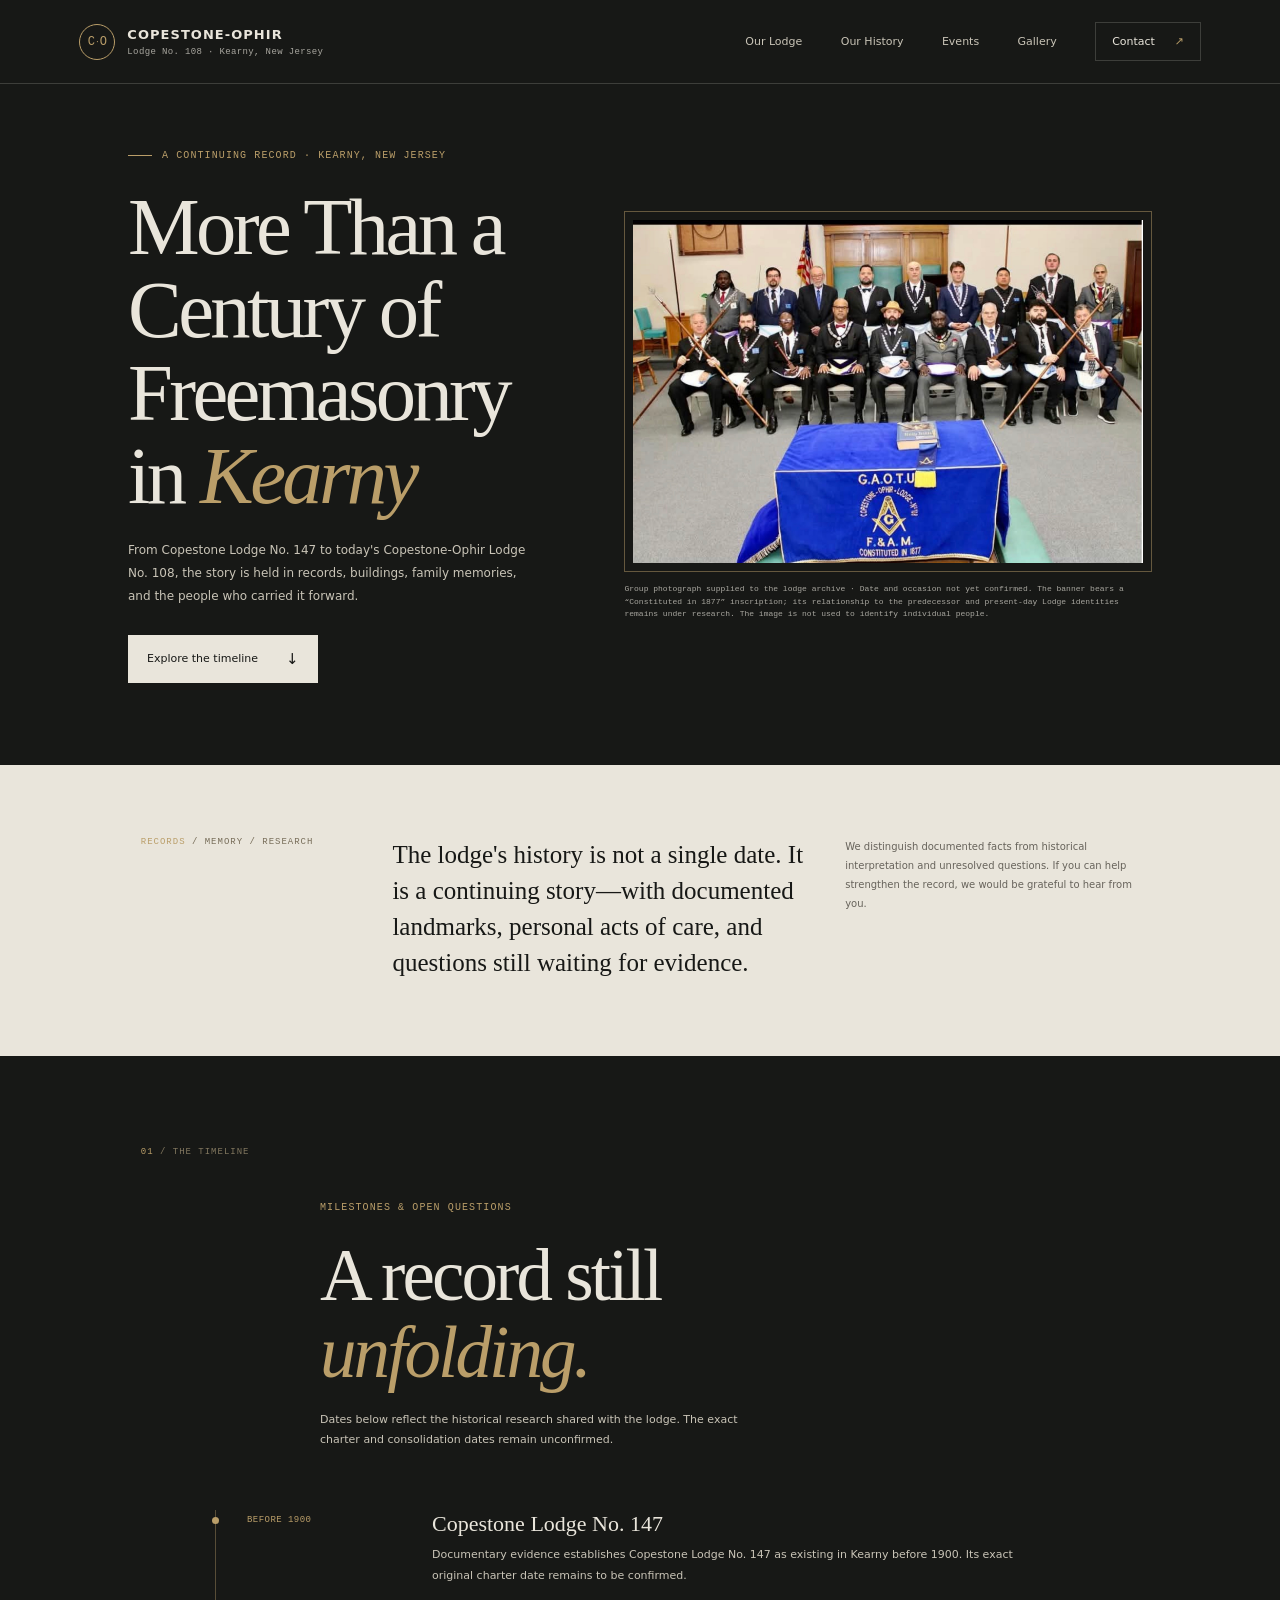
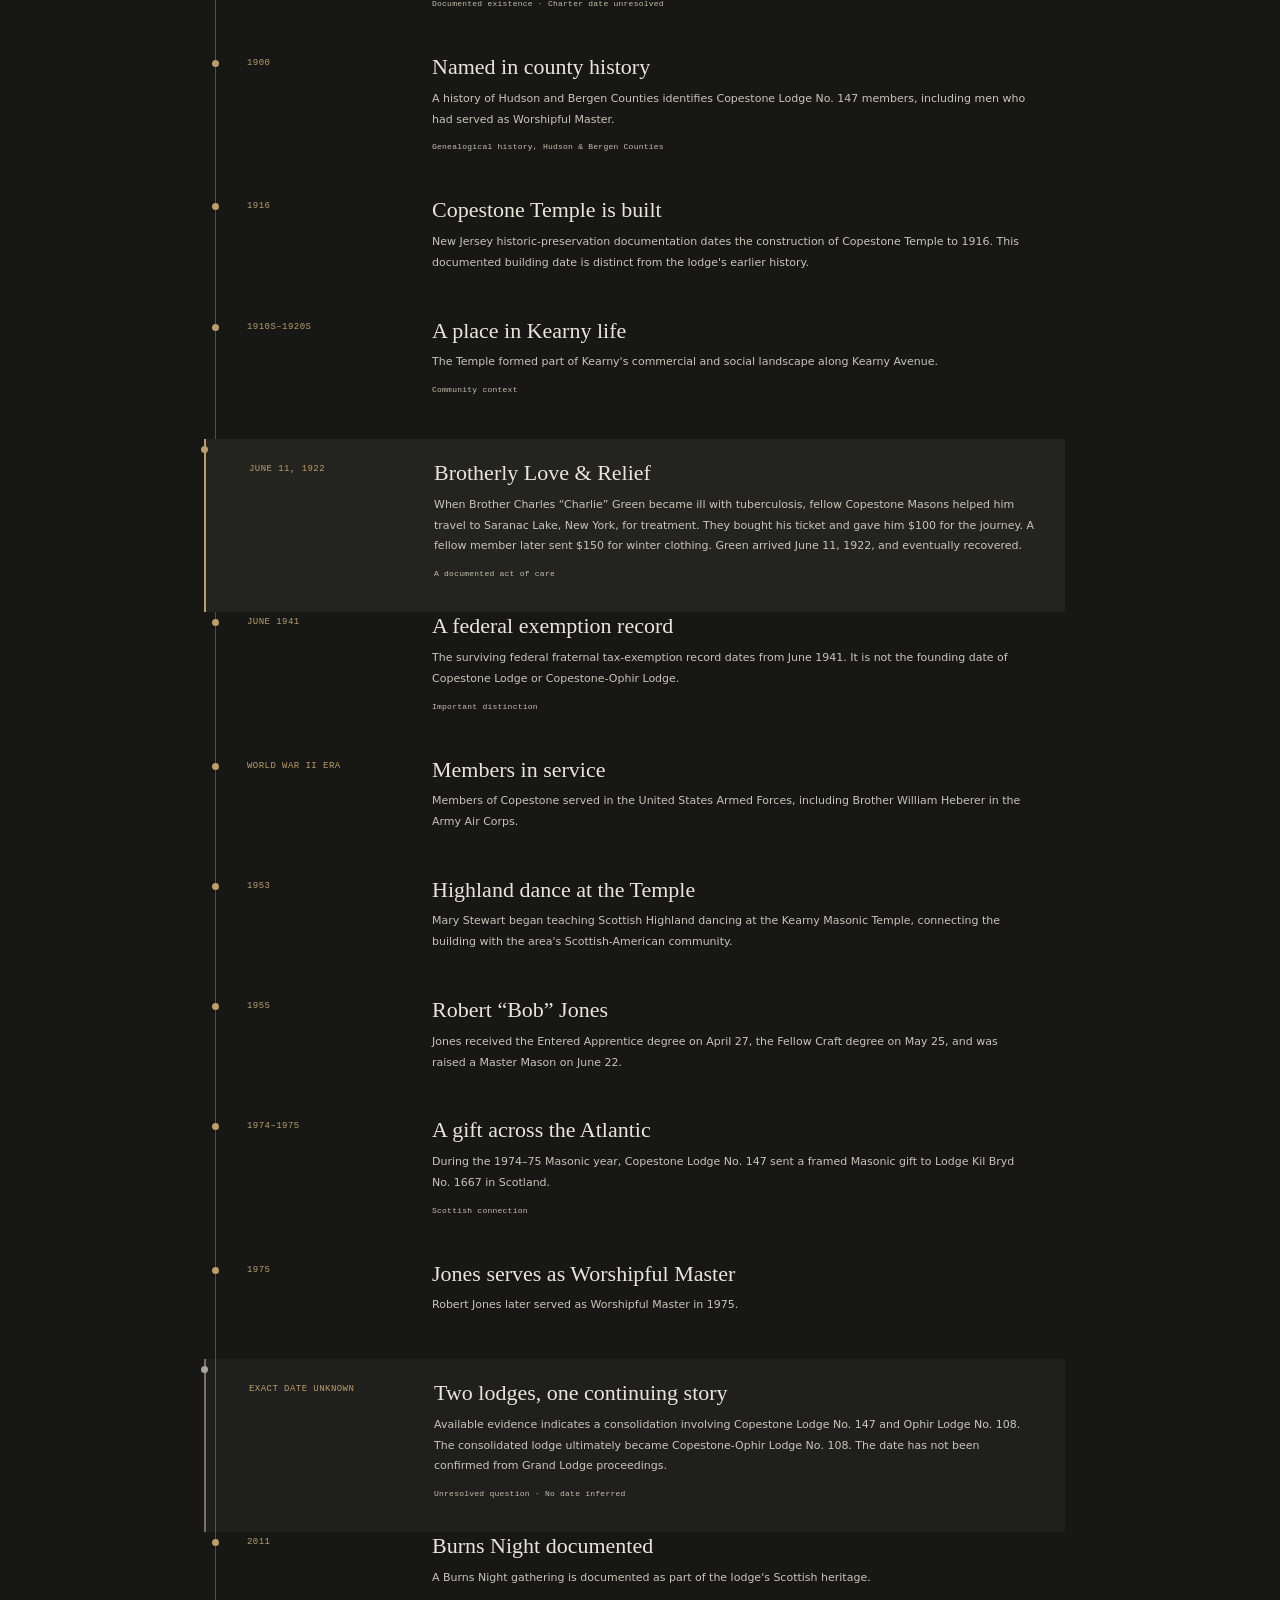
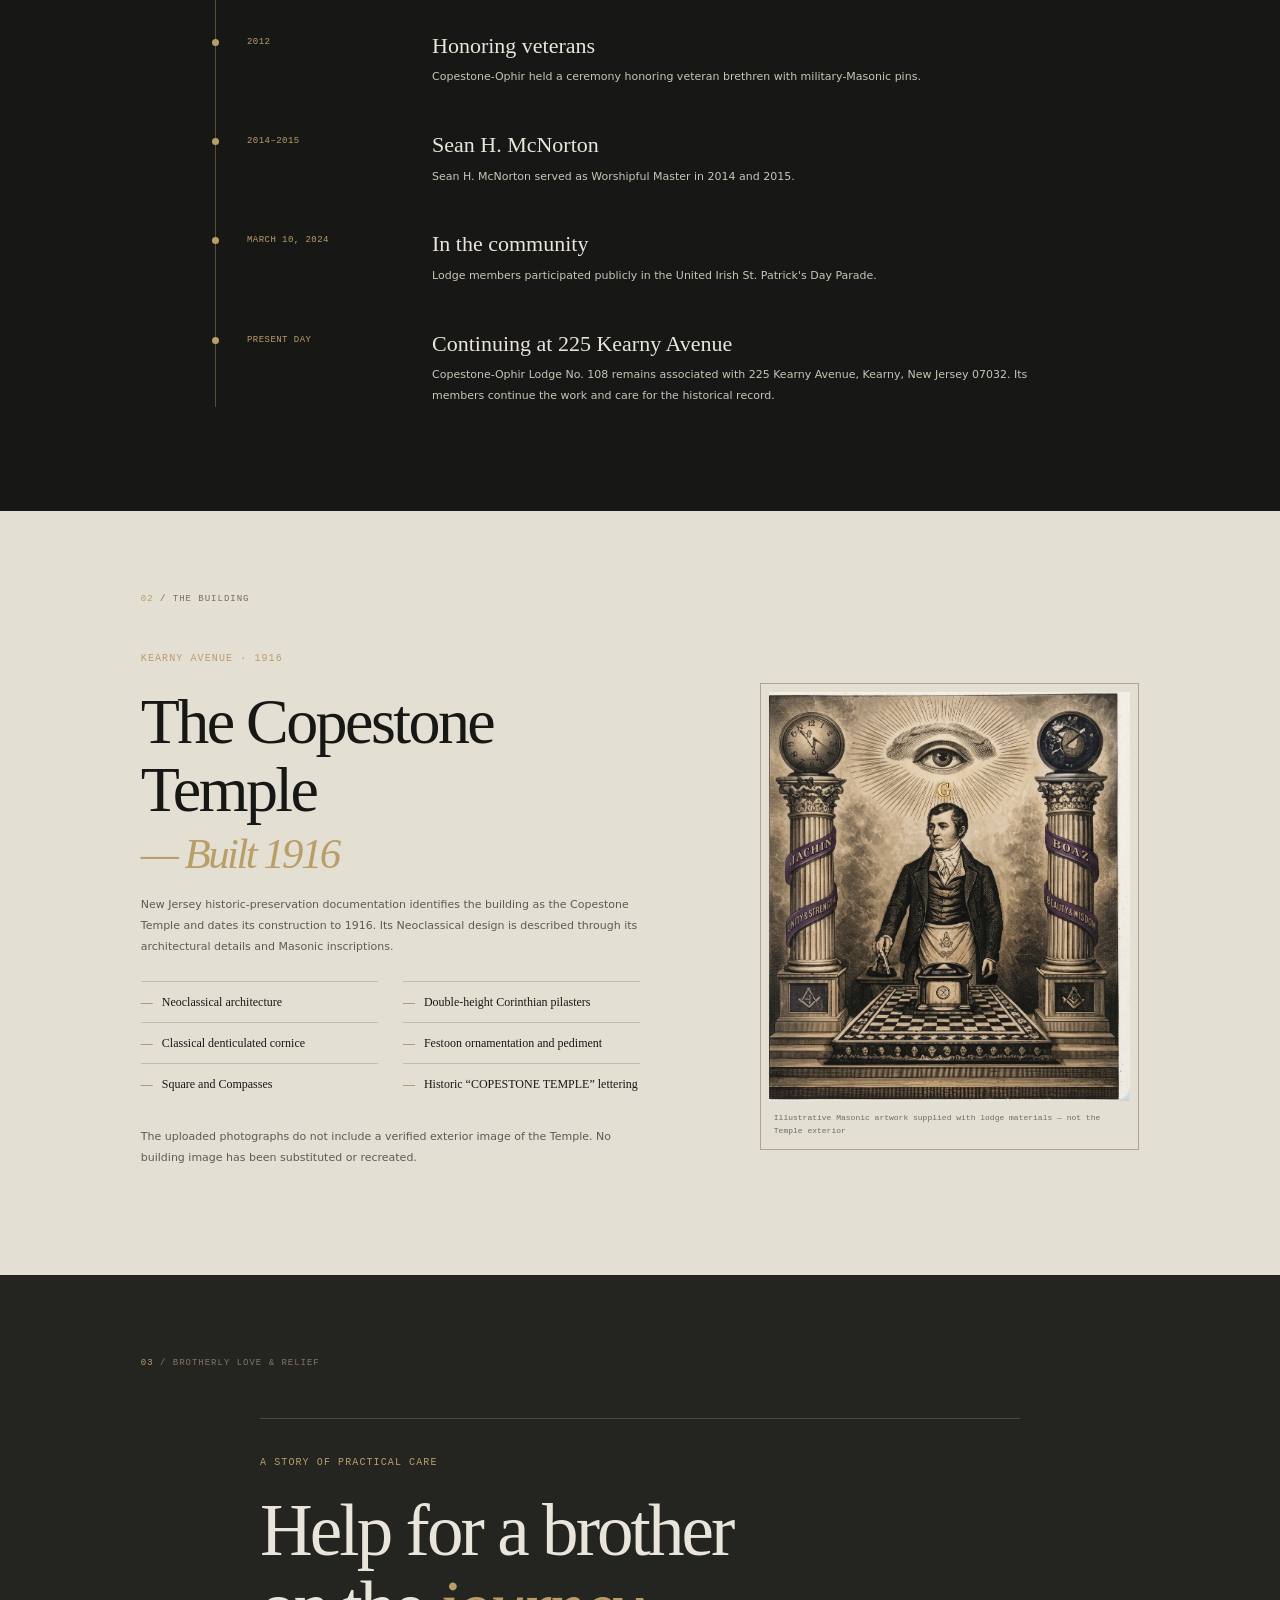
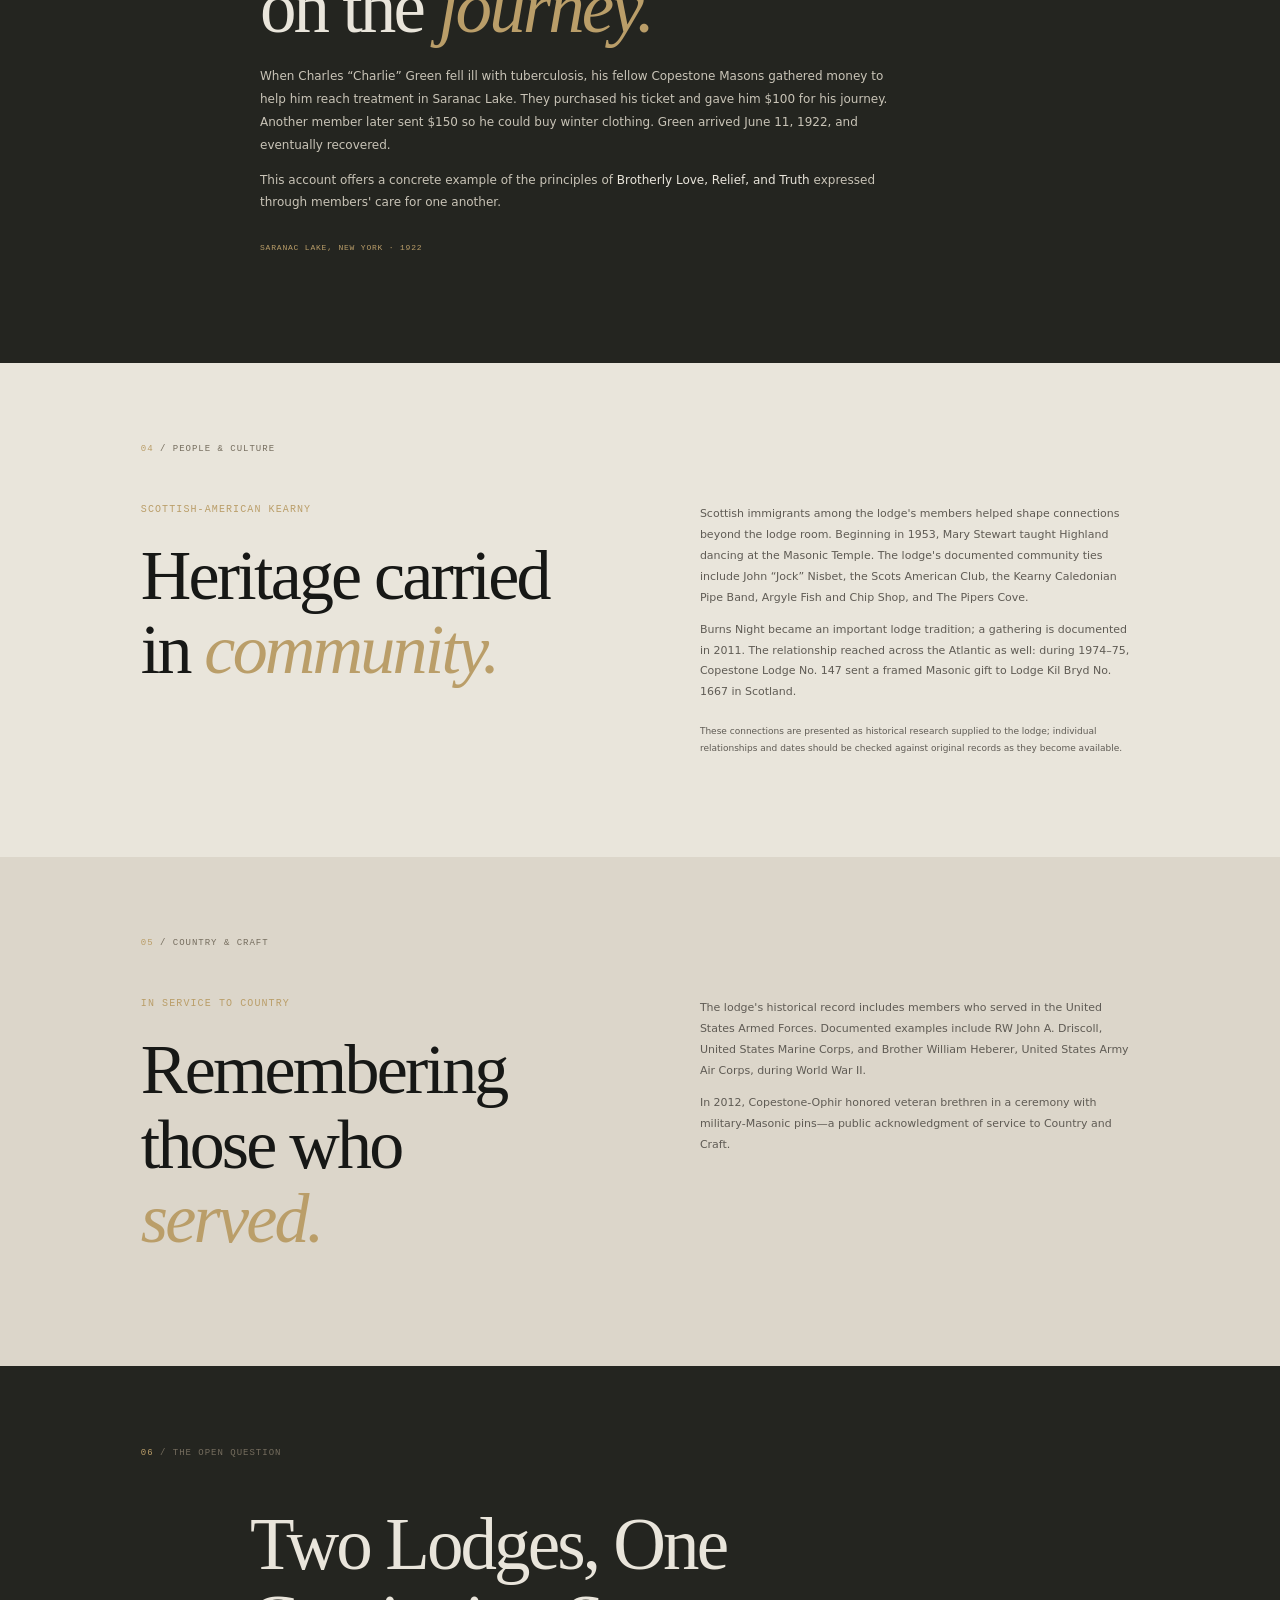
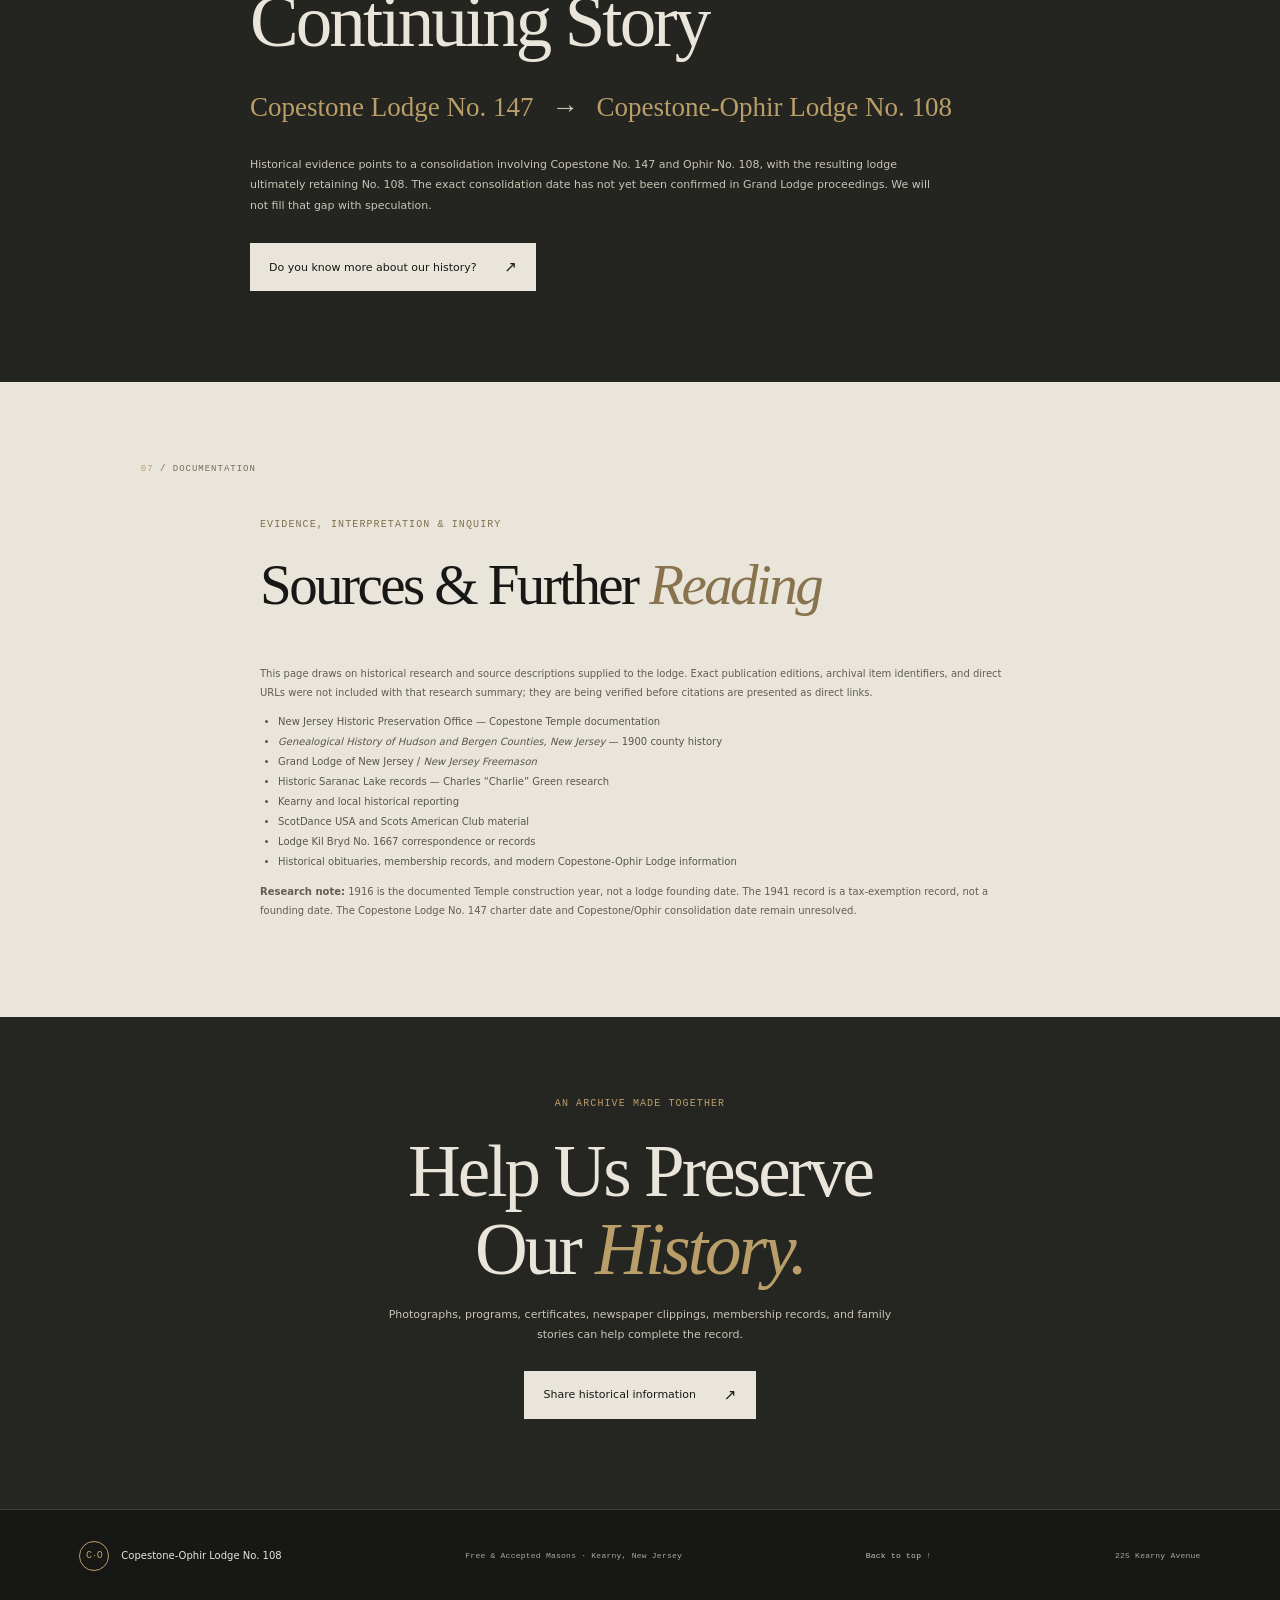
<file: history/index.html>
<!doctype html>
<html lang="en">
  <head>
    <meta charset="utf-8">
    <meta name="viewport" content="width=device-width, initial-scale=1">
    <meta name="theme-color" content="#171816">
    <meta name="description" content="Explore the history of Copestone-Ophir Lodge No. 108, Copestone Temple, Scottish heritage, veterans, and continuing historical research in Kearny, New Jersey.">
    <meta property="og:title" content="Our History | Copestone-Ophir Lodge No. 108">
    <meta property="og:description" content="More than a century of Freemasonry in Kearny—documented milestones, open questions, and a continuing archive.">
    <meta property="og:url" content="https://copestoneophir108.com/history/">
    <link rel="canonical" href="https://copestoneophir108.com/history/">
    <link rel="stylesheet" href="/styles.css">
    <title>Our History | Copestone-Ophir Lodge No. 108</title>
  </head>
  <body>
    <a class="skip-link" href="#main">Skip to content</a>
    <header class="site-header">
      <a class="wordmark" href="/" aria-label="Copestone-Ophir Lodge home"><span class="wordmark-seal" aria-hidden="true">C<span>·</span>O</span><span class="wordmark-name">Copestone-Ophir <small>Lodge No. 108 · Kearny, New Jersey</small></span></a>
      <button class="menu-toggle" type="button" aria-expanded="false" aria-controls="site-nav"><span class="menu-icon" aria-hidden="true"></span><span class="menu-label">Menu</span></button>
      <nav class="site-nav" id="site-nav" aria-label="Main navigation">
        <a href="/#lodge">Our Lodge</a><a href="/history/" aria-current="page">Our History</a><a href="/events/">Events</a><a href="/gallery/">Gallery</a><a class="nav-contact" href="/contact/">Contact <span aria-hidden="true">↗</span></a>
      </nav>
    </header>
    <main id="main" class="history-page">
      <section class="history-hero">
        <div class="history-hero-copy">
          <p class="eyebrow"><span class="eyebrow-rule"></span> A continuing record · Kearny, New Jersey</p>
          <h1>More Than a Century of Freemasonry in <em>Kearny</em></h1>
          <p>From Copestone Lodge No. 147 to today's Copestone-Ophir Lodge No. 108, the story is held in records, buildings, family memories, and the people who carried it forward.</p>
          <a class="button button-light" href="#timeline">Explore the timeline <span aria-hidden="true">↓</span></a>
        </div>
        <figure class="history-hero-image">
          <img src="/assets/lodge-members.jpg" alt="A group gathered behind a Copestone-Ophir Lodge No. 108 cloth; date and occasion are not yet confirmed">
          <figcaption>Group photograph supplied to the lodge archive · Date and occasion not yet confirmed. The banner bears a “Constituted in 1877” inscription; its relationship to the predecessor and present-day Lodge identities remains under research. The image is not used to identify individual people.</figcaption>
        </figure>
      </section>

      <section class="history-intro section-pad">
        <p class="section-label"><span>RECORDS</span> / MEMORY / RESEARCH</p>
        <p class="history-intro-lede">The lodge's history is not a single date. It is a continuing story—with documented landmarks, personal acts of care, and questions still waiting for evidence.</p>
        <p class="history-intro-note">We distinguish documented facts from historical interpretation and unresolved questions. If you can help strengthen the record, we would be grateful to hear from you.</p>
      </section>

      <section class="timeline-section section-pad" id="timeline" aria-labelledby="timeline-title">
        <div class="section-label"><span>01</span> / THE TIMELINE</div>
        <div class="history-section-heading">
          <p class="eyebrow">Milestones & open questions</p>
          <h2 id="timeline-title">A record still<br><em>unfolding.</em></h2>
          <p>Dates below reflect the historical research shared with the lodge. The exact charter and consolidation dates remain unconfirmed.</p>
        </div>
        <ol class="timeline">
          <li class="timeline-entry"><time>Before 1900</time><div><h3>Copestone Lodge No. 147</h3><p>Documentary evidence establishes Copestone Lodge No. 147 as existing in Kearny before 1900. Its exact original charter date remains to be confirmed.</p><span class="fact-tag">Documented existence · Charter date unresolved</span></div></li>
          <li class="timeline-entry"><time>1900</time><div><h3>Named in county history</h3><p>A history of Hudson and Bergen Counties identifies Copestone Lodge No. 147 members, including men who had served as Worshipful Master.</p><span class="fact-tag">Genealogical history, Hudson & Bergen Counties</span></div></li>
          <li class="timeline-entry"><time>1916</time><div><h3>Copestone Temple is built</h3><p>New Jersey historic-preservation documentation dates the construction of Copestone Temple to 1916. This documented building date is distinct from the lodge's earlier history.</p></div></li>
          <li class="timeline-entry"><time>1910s–1920s</time><div><h3>A place in Kearny life</h3><p>The Temple formed part of Kearny's commercial and social landscape along Kearny Avenue.</p><span class="fact-tag">Community context</span></div></li>
          <li class="timeline-entry timeline-feature"><time>June 11, 1922</time><div><h3>Brotherly Love & Relief</h3><p>When Brother Charles “Charlie” Green became ill with tuberculosis, fellow Copestone Masons helped him travel to Saranac Lake, New York, for treatment. They bought his ticket and gave him $100 for the journey. A fellow member later sent $150 for winter clothing. Green arrived June 11, 1922, and eventually recovered.</p><span class="fact-tag">A documented act of care</span></div></li>
          <li class="timeline-entry"><time>June 1941</time><div><h3>A federal exemption record</h3><p>The surviving federal fraternal tax-exemption record dates from June 1941. It is not the founding date of Copestone Lodge or Copestone-Ophir Lodge.</p><span class="fact-tag">Important distinction</span></div></li>
          <li class="timeline-entry"><time>World War II era</time><div><h3>Members in service</h3><p>Members of Copestone served in the United States Armed Forces, including Brother William Heberer in the Army Air Corps.</p></div></li>
          <li class="timeline-entry"><time>1953</time><div><h3>Highland dance at the Temple</h3><p>Mary Stewart began teaching Scottish Highland dancing at the Kearny Masonic Temple, connecting the building with the area's Scottish-American community.</p></div></li>
          <li class="timeline-entry"><time>1955</time><div><h3>Robert “Bob” Jones</h3><p>Jones received the Entered Apprentice degree on April 27, the Fellow Craft degree on May 25, and was raised a Master Mason on June 22.</p></div></li>
          <li class="timeline-entry"><time>1974–1975</time><div><h3>A gift across the Atlantic</h3><p>During the 1974–75 Masonic year, Copestone Lodge No. 147 sent a framed Masonic gift to Lodge Kil Bryd No. 1667 in Scotland.</p><span class="fact-tag">Scottish connection</span></div></li>
          <li class="timeline-entry"><time>1975</time><div><h3>Jones serves as Worshipful Master</h3><p>Robert Jones later served as Worshipful Master in 1975.</p></div></li>
          <li class="timeline-entry timeline-unresolved"><time>Exact date unknown</time><div><h3>Two lodges, one continuing story</h3><p>Available evidence indicates a consolidation involving Copestone Lodge No. 147 and Ophir Lodge No. 108. The consolidated lodge ultimately became Copestone-Ophir Lodge No. 108. The date has not been confirmed from Grand Lodge proceedings.</p><span class="fact-tag">Unresolved question · No date inferred</span></div></li>
          <li class="timeline-entry"><time>2011</time><div><h3>Burns Night documented</h3><p>A Burns Night gathering is documented as part of the lodge's Scottish heritage.</p></div></li>
          <li class="timeline-entry"><time>2012</time><div><h3>Honoring veterans</h3><p>Copestone-Ophir held a ceremony honoring veteran brethren with military-Masonic pins.</p></div></li>
          <li class="timeline-entry"><time>2014–2015</time><div><h3>Sean H. McNorton</h3><p>Sean H. McNorton served as Worshipful Master in 2014 and 2015.</p></div></li>
          <li class="timeline-entry"><time>March 10, 2024</time><div><h3>In the community</h3><p>Lodge members participated publicly in the United Irish St. Patrick's Day Parade.</p></div></li>
          <li class="timeline-entry timeline-present"><time>Present day</time><div><h3>Continuing at 225 Kearny Avenue</h3><p>Copestone-Ophir Lodge No. 108 remains associated with 225 Kearny Avenue, Kearny, New Jersey 07032. Its members continue the work and care for the historical record.</p></div></li>
        </ol>
      </section>

      <section class="temple-section section-pad" aria-labelledby="temple-title">
        <div class="section-label"><span>02</span> / THE BUILDING</div>
        <div class="temple-layout">
          <div class="temple-copy">
            <p class="eyebrow">Kearny Avenue · 1916</p>
            <h2 id="temple-title">The Copestone Temple <em>— Built 1916</em></h2>
            <p>New Jersey historic-preservation documentation identifies the building as the Copestone Temple and dates its construction to 1916. Its Neoclassical design is described through its architectural details and Masonic inscriptions.</p>
            <ul class="architecture-list">
              <li>Neoclassical architecture</li><li>Double-height Corinthian pilasters</li><li>Classical denticulated cornice</li><li>Festoon ornamentation and pediment</li><li>Square and Compasses</li><li>Historic “COPESTONE TEMPLE” lettering</li>
            </ul>
            <p class="source-note">The uploaded photographs do not include a verified exterior image of the Temple. No building image has been substituted or recreated.</p>
          </div>
          <figure class="temple-artwork">
            <img src="/assets/lodge-artwork.jpg" alt="Masonic-themed illustration supplied with the lodge materials; it is not a photograph of Copestone Temple" loading="lazy">
            <figcaption>Illustrative Masonic artwork supplied with lodge materials — not the Temple exterior</figcaption>
          </figure>
        </div>
      </section>

      <section class="relief-section section-pad">
        <div class="section-label"><span>03</span> / BROTHERLY LOVE & RELIEF</div>
        <div class="relief-story">
          <p class="eyebrow">A story of practical care</p>
          <h2>Help for a brother<br>on the <em>journey.</em></h2>
          <p>When Charles “Charlie” Green fell ill with tuberculosis, his fellow Copestone Masons gathered money to help him reach treatment in Saranac Lake. They purchased his ticket and gave him $100 for his journey. Another member later sent $150 so he could buy winter clothing. Green arrived June 11, 1922, and eventually recovered.</p>
          <p>This account offers a concrete example of the principles of <strong>Brotherly Love, Relief, and Truth</strong> expressed through members' care for one another.</p>
          <span class="story-date">SARANAC LAKE, NEW YORK · 1922</span>
        </div>
      </section>

      <section class="scottish-section section-pad">
        <div class="section-label"><span>04</span> / PEOPLE & CULTURE</div>
        <div class="scottish-layout">
          <div><p class="eyebrow">Scottish-American Kearny</p><h2>Heritage carried<br>in <em>community.</em></h2></div>
          <div class="scottish-copy">
            <p>Scottish immigrants among the lodge's members helped shape connections beyond the lodge room. Beginning in 1953, Mary Stewart taught Highland dancing at the Masonic Temple. The lodge's documented community ties include John “Jock” Nisbet, the Scots American Club, the Kearny Caledonian Pipe Band, Argyle Fish and Chip Shop, and The Pipers Cove.</p>
            <p>Burns Night became an important lodge tradition; a gathering is documented in 2011. The relationship reached across the Atlantic as well: during 1974–75, Copestone Lodge No. 147 sent a framed Masonic gift to Lodge Kil Bryd No. 1667 in Scotland.</p>
            <p class="source-note">These connections are presented as historical research supplied to the lodge; individual relationships and dates should be checked against original records as they become available.</p>
          </div>
        </div>
      </section>

      <section class="veterans-section section-pad">
        <div class="section-label"><span>05</span> / COUNTRY & CRAFT</div>
        <div class="veterans-layout">
          <div><p class="eyebrow">In service to country</p><h2>Remembering<br>those who <em>served.</em></h2></div>
          <div class="veterans-copy">
            <p>The lodge's historical record includes members who served in the United States Armed Forces. Documented examples include RW John A. Driscoll, United States Marine Corps, and Brother William Heberer, United States Army Air Corps, during World War II.</p>
            <p>In 2012, Copestone-Ophir honored veteran brethren in a ceremony with military-Masonic pins—a public acknowledgment of service to Country and Craft.</p>
          </div>
        </div>
      </section>

      <section class="two-lodges section-pad">
        <div class="section-label"><span>06</span> / THE OPEN QUESTION</div>
        <div class="two-lodges-inner">
          <h2>Two Lodges, One Continuing Story</h2>
          <div class="two-lodges-names"><span>Copestone Lodge No. 147</span><i aria-hidden="true">→</i><span>Copestone-Ophir Lodge No. 108</span></div>
          <p>Historical evidence points to a consolidation involving Copestone No. 147 and Ophir No. 108, with the resulting lodge ultimately retaining No. 108. The exact consolidation date has not yet been confirmed in Grand Lodge proceedings. We will not fill that gap with speculation.</p>
          <a class="button button-light" href="/contact/?reason=history">Do you know more about our history? <span aria-hidden="true">↗</span></a>
        </div>
      </section>

      <section class="sources-section section-pad" aria-labelledby="sources-title">
        <div class="section-label"><span>07</span> / DOCUMENTATION</div>
        <div class="sources-content">
          <p class="eyebrow eyebrow-dark">Evidence, interpretation & inquiry</p>
          <h2 id="sources-title">Sources & Further <em>Reading</em></h2>
          <p>This page draws on historical research and source descriptions supplied to the lodge. Exact publication editions, archival item identifiers, and direct URLs were not included with that research summary; they are being verified before citations are presented as direct links.</p>
          <ul>
            <li>New Jersey Historic Preservation Office — Copestone Temple documentation</li>
            <li><cite>Genealogical History of Hudson and Bergen Counties, New Jersey</cite> — 1900 county history</li>
            <li>Grand Lodge of New Jersey / <cite>New Jersey Freemason</cite></li>
            <li>Historic Saranac Lake records — Charles “Charlie” Green research</li>
            <li>Kearny and local historical reporting</li>
            <li>ScotDance USA and Scots American Club material</li>
            <li>Lodge Kil Bryd No. 1667 correspondence or records</li>
            <li>Historical obituaries, membership records, and modern Copestone-Ophir Lodge information</li>
          </ul>
          <p class="source-note"><strong>Research note:</strong> 1916 is the documented Temple construction year, not a lodge founding date. The 1941 record is a tax-exemption record, not a founding date. The Copestone Lodge No. 147 charter date and Copestone/Ophir consolidation date remain unresolved.</p>
        </div>
      </section>

      <section class="history-cta section-pad">
        <p class="eyebrow">An archive made together</p>
        <h2>Help Us Preserve<br>Our <em>History.</em></h2>
        <p>Photographs, programs, certificates, newspaper clippings, membership records, and family stories can help complete the record.</p>
        <a class="button button-light" href="/contact/?reason=history">Share historical information <span aria-hidden="true">↗</span></a>
      </section>
    </main>
    <footer class="site-footer">
      <a class="footer-mark" href="/"><span class="wordmark-seal" aria-hidden="true">C<span>·</span>O</span><span>Copestone-Ophir Lodge No. 108</span></a>
      <p>Free & Accepted Masons · Kearny, New Jersey</p><a href="#main" class="back-top">Back to top ↑</a><span class="footer-year">225 Kearny Avenue</span>
    </footer>
    <script src="/script.js" defer></script>
  </body>
</html>
</file>
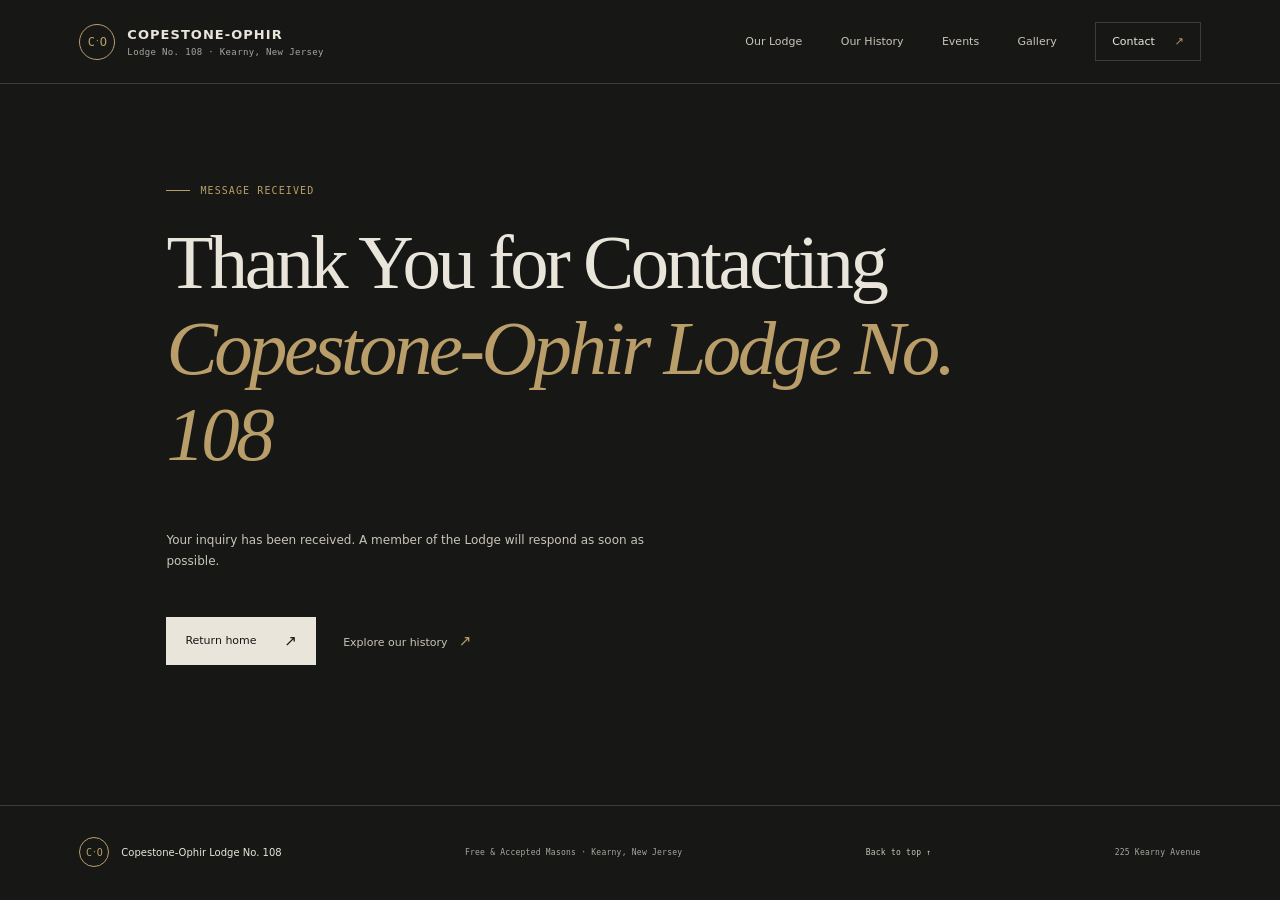
<file: thank-you/index.html>
<!doctype html>
<html lang="en">
  <head>
    <meta charset="utf-8"><meta name="viewport" content="width=device-width, initial-scale=1"><meta name="theme-color" content="#171816"><meta name="robots" content="noindex">
    <meta name="description" content="Your Copestone-Ophir Lodge inquiry has been received."><link rel="stylesheet" href="/styles.css"><title>Thank You | Copestone-Ophir Lodge No. 108</title>
  </head>
  <body>
    <a class="skip-link" href="#main">Skip to content</a>
    <header class="site-header">
      <a class="wordmark" href="/" aria-label="Copestone-Ophir Lodge home"><span class="wordmark-seal" aria-hidden="true">C<span>·</span>O</span><span class="wordmark-name">Copestone-Ophir <small>Lodge No. 108 · Kearny, New Jersey</small></span></a>
      <button class="menu-toggle" type="button" aria-expanded="false" aria-controls="site-nav"><span class="menu-icon" aria-hidden="true"></span><span class="menu-label">Menu</span></button>
      <nav class="site-nav" id="site-nav" aria-label="Main navigation"><a href="/#lodge">Our Lodge</a><a href="/history/">Our History</a><a href="/events/">Events</a><a href="/gallery/">Gallery</a><a class="nav-contact" href="/contact/">Contact <span aria-hidden="true">↗</span></a></nav>
    </header>
    <main id="main" class="thank-you">
      <p class="eyebrow"><span class="eyebrow-rule"></span> Message received</p>
      <h1>Thank You for Contacting<br><em>Copestone-Ophir Lodge No. 108</em></h1>
      <p>Your inquiry has been received. A member of the Lodge will respond as soon as possible.</p>
      <p class="history-thanks" hidden>Thank you for helping us preserve the history of Copestone-Ophir Lodge.</p>
      <div class="hero-actions"><a class="button button-light" href="/">Return home <span aria-hidden="true">↗</span></a><a class="text-link" href="/history/">Explore our history <span aria-hidden="true">↗</span></a></div>
    </main>
    <footer class="site-footer"><a class="footer-mark" href="/"><span class="wordmark-seal" aria-hidden="true">C<span>·</span>O</span><span>Copestone-Ophir Lodge No. 108</span></a><p>Free & Accepted Masons · Kearny, New Jersey</p><a href="#main" class="back-top">Back to top ↑</a><span class="footer-year">225 Kearny Avenue</span></footer>
    <script>if (new URLSearchParams(location.search).get("historical") === "1") document.querySelector(".history-thanks").hidden = false;</script><script src="/script.js" defer></script>
  </body>
</html>
</file>
<file: styles.css>
:root {
  color-scheme: dark;
  --ink: #171816;
  --ink-soft: #20211f;
  --paper: #e9e5db;
  --paper-dim: #c9c4b7;
  --brass: #ba9e69;
  --muted: #a8a69f;
  --line-dark: rgba(233, 229, 219, .18);
  --line-light: rgba(23, 24, 22, .2);
  --serif: "Iowan Old Style", Baskerville, "Times New Roman", serif;
  --sans: ui-sans-serif, system-ui, -apple-system, BlinkMacSystemFont, "Segoe UI", Arial, sans-serif;
  --mono: ui-monospace, SFMono-Regular, Menlo, Consolas, monospace;
  font-family: var(--sans);
  scroll-behavior: smooth;
  scroll-padding-top: 90px;
}

*, *::before, *::after { box-sizing: border-box; }
body { margin: 0; background: var(--ink); color: var(--paper); font-family: var(--sans); -webkit-font-smoothing: antialiased; }
a { color: inherit; }
button, a { -webkit-tap-highlight-color: transparent; }
a:focus-visible, button:focus-visible, summary:focus-visible { outline: 2px solid var(--brass); outline-offset: 5px; }
.skip-link { position: fixed; top: 10px; left: 10px; z-index: 20; padding: 12px 18px; background: var(--paper); color: var(--ink); transform: translateY(-150%); }
.skip-link:focus { transform: translateY(0); }

.site-header { height: 84px; padding: 0 6.2%; display: flex; justify-content: space-between; align-items: center; position: absolute; z-index: 5; top: 0; left: 0; width: 100%; border-bottom: 1px solid var(--line-dark); }
.wordmark, .footer-mark { display: flex; align-items: center; gap: 12px; text-decoration: none; }
.wordmark-seal { width: 36px; height: 36px; border: 1px solid var(--brass); border-radius: 50%; display: inline-flex; align-items: center; justify-content: center; color: var(--brass); font: 500 12px var(--mono); letter-spacing: -2px; padding-right: 2px; flex: 0 0 auto; }
.wordmark-seal span { font-size: 8px; padding: 0 2px; }
.wordmark-name { font: 600 13px var(--sans); letter-spacing: .08em; text-transform: uppercase; }
.wordmark-name small { display: block; margin-top: 5px; color: var(--muted); font: 9px var(--mono); letter-spacing: .04em; text-transform: none; }
.site-nav { display: flex; align-items: center; gap: clamp(22px, 3vw, 48px); }
.site-nav a { text-decoration: none; font-size: 11px; color: var(--paper-dim); transition: color .2s; }
.site-nav a:hover { color: var(--brass); }
.site-nav .nav-contact { border: 1px solid var(--line-dark); padding: 12px 16px; color: var(--paper); }
.nav-contact span { color: var(--brass); margin-left: 16px; }
.menu-toggle { display: none; }

.hero { min-height: 760px; height: min(870px, 100svh); display: grid; grid-template-columns: 1fr .95fr; align-items: center; position: relative; padding: 150px 10.2% 90px; overflow: hidden; }
.hero::before { content: ""; position: absolute; width: 62vw; aspect-ratio: 1; border: 1px solid rgba(186, 158, 105, .09); border-radius: 50%; top: 7%; left: -29%; pointer-events: none; }
.hero::after { content: ""; position: absolute; width: 52vw; aspect-ratio: 1; border: 1px solid rgba(186, 158, 105, .08); border-radius: 50%; top: 15%; left: -24%; pointer-events: none; }
.hero-copy { position: relative; z-index: 1; padding-bottom: 8px; }
.eyebrow, .section-label { font: 10px var(--mono); letter-spacing: .11em; text-transform: uppercase; color: var(--brass); }
.eyebrow { display: flex; align-items: center; gap: 10px; margin: 0 0 24px; }
.eyebrow-rule { width: 24px; height: 1px; background: var(--brass); }
h1, h2, p { margin-top: 0; }
h1, h2 { font-family: var(--serif); font-weight: 500; letter-spacing: -.045em; }
.hero h1 { font-size: clamp(66px, 8vw, 112px); line-height: .98; margin: 0 0 24px; }
h1 em, h2 em { font-weight: 500; color: var(--brass); }
.hero-description { max-width: 390px; color: var(--paper-dim); font-size: 14px; line-height: 1.8; }
.hero-actions { display: flex; align-items: center; gap: 27px; margin-top: 32px; }
.button { min-height: 48px; padding: 0 19px; display: inline-flex; align-items: center; justify-content: space-between; gap: 28px; text-decoration: none; font-size: 11px; transition: background .2s, color .2s; }
.button-light { color: var(--ink); background: var(--paper); }
.button-light:hover { background: var(--brass); }
.button span, .text-link span { color: var(--brass); font-size: 15px; }
.button-light span { color: var(--ink); }
.text-link { text-decoration: none; font-size: 11px; color: var(--paper-dim); }
.text-link span { margin-left: 8px; }
.hero-note { display: flex; align-items: center; gap: 13px; margin-top: 66px; color: var(--muted); font: 9px/1.7 var(--mono); text-transform: uppercase; letter-spacing: .06em; }
.note-mark { width: 38px; height: 38px; display: grid; place-items: center; border: 1px solid var(--line-dark); border-radius: 50%; color: var(--brass); font-size: 10px; }
.hero-art { width: min(100%, 490px); justify-self: end; position: relative; z-index: 1; padding: 11px; }
.art-frame { position: relative; padding: 9px; border: 1px solid rgba(186, 158, 105, .5); }
.art-frame::before { content: ""; position: absolute; inset: 14px; border: 1px solid rgba(23, 24, 22, .33); z-index: 1; pointer-events: none; }
.art-frame img { width: 100%; height: clamp(400px, 54vw, 590px); display: block; object-fit: contain; object-position: center; background: #090a09; filter: saturate(.82) contrast(.98); }
.hero-art .hero-emblem-inset { position: absolute; z-index: 3; right: 0; bottom: 48px; width: 82px; height: 82px; display: grid; place-items: center; padding: 6px; border: 1px solid rgba(186,158,105,.7); background: #171816; box-shadow: 0 5px 22px rgba(0,0,0,.35); }
.hero-art .hero-emblem-inset img { display: block; width: 100%; height: 100%; object-fit: contain; background: #080908; }
.frame-corner { position: absolute; z-index: 2; width: 13px; height: 13px; border-color: var(--brass); }
.frame-corner-tl { top: 4px; left: 4px; border-top: 1px solid; border-left: 1px solid; }
.frame-corner-br { bottom: 4px; right: 4px; border-right: 1px solid; border-bottom: 1px solid; }
.art-caption { display: flex; justify-content: space-between; margin: 13px 1px 0; font: 8px var(--mono); color: var(--muted); letter-spacing: .06em; text-transform: uppercase; }
.hero-index { position: absolute; bottom: 42px; left: 6.2%; font: 8px var(--mono); color: #777871; letter-spacing: .1em; writing-mode: vertical-rl; }

.ticker { min-height: 72px; padding: 10px 8%; display: flex; align-items: center; justify-content: space-around; gap: 16px; background: #22231f; border-top: 1px solid var(--line-dark); border-bottom: 1px solid var(--line-dark); font: 9px var(--mono); letter-spacing: .14em; text-transform: uppercase; color: var(--paper-dim); }
.ticker i { color: var(--brass); font-style: normal; font-size: 13px; }
.masonic-connections { min-height: 134px; display: flex; justify-content: center; align-items: center; gap: 35px; padding: 20px 7%; background: #e2ddd2; color: var(--ink); border-bottom: 1px solid #c5beb0; }
.connections-label { margin-right: 7px; color: #756d5e; font: 8px var(--mono); letter-spacing: .1em; text-transform: uppercase; }
.connection-mark { display: flex; align-items: center; gap: 14px; }
.connection-mark img { display: block; width: 54px; height: 54px; object-fit: contain; }
.connection-mark:nth-of-type(2) img { width: 64px; height: 64px; }
.connection-mark span { color: #373630; font: 12px/1.45 var(--serif); }
.connection-divider { height: 43px; width: 1px; background: #bdb5a5; }
.section-pad { padding-left: 11%; padding-right: 11%; }
.section-label { color: #82775f; font-size: 9px; white-space: nowrap; }
.section-label span { color: var(--brass); }
.section-label-light { color: #b2ab9b; }

.intro { background: var(--paper); color: var(--ink); padding-top: 105px; padding-bottom: 114px; display: grid; grid-template-columns: 1fr 2.2fr .9fr; gap: 40px; }
.intro .section-label { color: #767166; }
.intro-content { max-width: 610px; }
.eyebrow-dark { color: #81714d; }
.intro h2, .officers h2, .education h2 { font-size: clamp(49px, 6vw, 76px); line-height: 1.08; margin: 0 0 32px; }
.intro h2 em, .officers h2 em, .education h2 em { color: #88734c; }
.intro-bottom { display: flex; align-items: end; gap: 35px; }
.intro-bottom p { max-width: 450px; margin: 0; color: #56544e; font-size: 13px; line-height: 1.9; }
.circle-link { width: 43px; height: 43px; flex: 0 0 auto; display: grid; place-items: center; border: 1px solid #a9a395; border-radius: 50%; text-decoration: none; font-size: 20px; transition: background .2s, color .2s; }
.circle-link:hover { background: var(--ink); color: var(--paper); }
.intro-aside { align-self: end; padding: 0 0 5px 20px; border-left: 1px solid #b8b2a5; }
.aside-line { display: block; width: 21px; height: 1px; margin-bottom: 20px; background: #927a4d; }
.intro-aside p { font: italic 17px/1.55 var(--serif); color: #4c4942; }
.aside-caption { color: #77736b; font: 8px/1.6 var(--mono); text-transform: uppercase; letter-spacing: .06em; }

.meetings { padding-top: 95px; padding-bottom: 26px; background: #252622; }
.meetings-main { display: grid; grid-template-columns: 1fr .8fr; align-items: center; gap: 8%; padding: 50px 0 68px; }
.meetings h2, .history h2, .contact h2 { font-size: clamp(53px, 6.4vw, 82px); line-height: 1.07; margin: 0; }
.meetings h2 em, .history h2 em, .contact h2 em { color: var(--brass); }
.meeting-card { padding: 25px 28px 22px; background: var(--paper); color: var(--ink); max-width: 420px; width: 100%; justify-self: end; }
.meeting-card-top { display: flex; justify-content: space-between; align-items: center; border-bottom: 1px solid #c5c0b4; padding-bottom: 15px; color: #716b5d; font: 8px var(--mono); letter-spacing: .1em; }
.meeting-dot { width: 7px; height: 7px; border-radius: 50%; background: #78805c; }
.meeting-frequency { margin: 24px 0 3px; font: 13px var(--sans); color: #706b60; }
.meeting-day { margin: 0; font: 36px var(--serif); letter-spacing: -.02em; }
.meeting-details { display: flex; justify-content: space-between; align-items: center; gap: 15px; margin: 18px 0; padding: 15px 0; border-top: 1px solid #c5c0b4; border-bottom: 1px solid #c5c0b4; }
.meeting-details span:first-child { font: 22px var(--serif); color: #756343; }
.meeting-details span:last-child { color: #56544e; font-size: 10px; line-height: 1.7; text-align: right; }
.meeting-footnote { margin: 0; color: #747066; font-size: 9px; line-height: 1.65; }
.meeting-link { display: flex; justify-content: space-between; margin-top: 18px; padding-top: 14px; border-top: 1px solid #c5c0b4; text-decoration: none; font-size: 10px; }
.meeting-link span { color: #88734c; font-size: 15px; }
.meeting-bottom { display: flex; justify-content: space-between; padding: 18px 0; border-top: 1px solid var(--line-dark); font: 8px var(--mono); color: var(--muted); text-transform: uppercase; letter-spacing: .06em; }
.meeting-bottom a { text-decoration: none; color: var(--paper); }
.meeting-bottom a span { color: var(--brass); margin-left: 9px; }

.officers { padding-top: 99px; padding-bottom: 100px; background: var(--paper); color: var(--ink); }
.officers-heading { display: flex; justify-content: space-between; align-items: end; gap: 40px; margin: 46px 0 40px; }
.officers-heading h2 { margin-bottom: 0; }
.officers-heading > p { max-width: 310px; margin: 0 0 7px; font-size: 11px; line-height: 1.8; color: #68645c; }
.officer-grid { display: grid; grid-template-columns: repeat(3, 1fr); border-top: 1px solid #bab5a9; border-left: 1px solid #bab5a9; }
.officer-card { min-height: 148px; padding: 19px 21px; border-right: 1px solid #bab5a9; border-bottom: 1px solid #bab5a9; position: relative; transition: background .2s; }
.officer-card:hover { background: #dfd9cc; }
.officer-featured { background: #ded8cc; }
.officer-number { font: 8px var(--mono); color: #94825d; }
.officer-card h3 { margin: 22px 0 6px; color: #777166; font: 9px var(--mono); text-transform: uppercase; letter-spacing: .08em; }
.officer-card p { margin: 0; font: 18px var(--serif); }
.appointed { margin-top: 25px; border-bottom: 1px solid #bab5a9; }
.appointed summary { display: flex; justify-content: space-between; padding: 17px 0; cursor: pointer; list-style: none; font: 10px var(--mono); text-transform: uppercase; letter-spacing: .08em; }
.appointed summary::-webkit-details-marker { display: none; }
.appointed summary span { color: #88734c; font-size: 15px; }
.appointed[open] summary span { transform: rotate(45deg); }
.appointed-list { display: grid; grid-template-columns: repeat(3, 1fr); gap: 0 25px; padding: 8px 0 24px; }
.appointed-list p { display: flex; flex-direction: column; gap: 5px; border-top: 1px solid #d0cabe; padding-top: 13px; margin: 0 0 10px; }
.appointed-list b { font: 8px var(--mono); text-transform: uppercase; color: #777166; }
.appointed-list span { font: 15px var(--serif); }

.history { padding-top: 101px; padding-bottom: 106px; display: grid; grid-template-columns: .8fr 1fr; align-items: center; gap: 12%; background: #1e1f1c; }
.history-art { position: relative; padding: 9px; border: 1px solid rgba(186, 158, 105, .45); max-width: 410px; }
.history-art::after { content: ""; position: absolute; inset: 16px; border: 1px solid rgba(23, 24, 22, .3); pointer-events: none; }
.history-art img { width: 100%; display: block; filter: grayscale(.3) sepia(.25) brightness(.72); }
.history-art-label { position: absolute; bottom: 24px; left: 24px; z-index: 1; color: white; font: 9px var(--mono); letter-spacing: .1em; text-transform: uppercase; }
.history-copy .section-label { margin-bottom: 54px; }
.history-copy .eyebrow { margin-bottom: 21px; }
.history-copy > p:not(.eyebrow) { max-width: 480px; color: var(--paper-dim); font-size: 12px; line-height: 1.9; margin: 24px 0 36px; }
.history-stamp { display: flex; align-items: center; gap: 13px; color: var(--brass); }
.history-stamp span { font: 19px var(--serif); }
.history-stamp i { width: 32px; height: 1px; background: var(--brass); opacity: .6; }
.history-stamp small { display: block; margin-left: 8px; font: 7px var(--mono); letter-spacing: .07em; color: var(--muted); }

.education { padding-top: 97px; padding-bottom: 103px; position: relative; overflow: hidden; background: var(--paper); color: var(--ink); }
.education-content { max-width: 690px; margin: 50px auto 0; position: relative; z-index: 1; }
.education h2 { margin-bottom: 23px; }
.education-lede { max-width: 580px; color: #4f4c45; font: 19px/1.7 var(--serif); }
.education-columns { display: grid; grid-template-columns: 1fr 1fr; gap: 40px; margin-top: 25px; }
.education-columns p { margin: 0; color: #69655d; font-size: 11px; line-height: 1.9; }
.arrow-link { display: inline-flex; gap: 22px; align-items: center; margin-top: 30px; padding-bottom: 7px; border-bottom: 1px solid #9b927e; text-decoration: none; color: var(--ink); font-size: 10px; }
.arrow-link span { color: #88734c; font-size: 15px; }
.education-mark { position: absolute; right: 9%; top: 26%; width: 170px; height: 170px; display: flex; align-items: center; justify-content: center; gap: 5px; border: 1px solid rgba(136, 115, 76, .18); border-radius: 50%; color: rgba(136, 115, 76, .3); font: 26px var(--serif); transform: rotate(-14deg); }
.education-mark i { height: 50px; width: 1px; background: rgba(136, 115, 76, .25); }
.education-mark small { position: absolute; bottom: 39px; font: 6px var(--mono); letter-spacing: .1em; }

.contact { padding-top: 91px; padding-bottom: 95px; background: #292a26; }
.contact-grid { display: grid; grid-template-columns: 1fr 1fr; gap: 12%; padding-top: 54px; }
.contact-copy > p:not(.eyebrow) { max-width: 330px; margin-top: 25px; color: var(--paper-dim); font-size: 12px; line-height: 1.8; }
.contact-details { padding-top: 4px; }
.contact-method { position: relative; display: flex; flex-direction: column; gap: 9px; padding: 18px 35px 18px 0; border-top: 1px solid var(--line-dark); text-decoration: none; }
.contact-method > span { font: 8px var(--mono); color: var(--muted); text-transform: uppercase; letter-spacing: .08em; }
.contact-method strong { font: 17px var(--serif); font-weight: 500; }
.contact-method > i { position: absolute; right: 2px; top: 30px; color: var(--brass); font-style: normal; font-size: 15px; }
.contact-address { color: var(--paper); }
.contact-website { display: inline-block; margin-top: 15px; color: var(--brass); font: 9px var(--mono); text-decoration: none; letter-spacing: .05em; }
.contact-website span { margin-left: 8px; }

.site-footer { min-height: 93px; display: flex; align-items: center; justify-content: space-between; gap: 20px; padding: 20px 6.2%; border-top: 1px solid var(--line-dark); }
.footer-mark { font: 10px var(--sans); text-decoration: none; }
.footer-mark .wordmark-seal { width: 30px; height: 30px; font-size: 10px; }
.site-footer > p, .back-top, .footer-year { margin: 0; color: var(--muted); font: 8px var(--mono); text-decoration: none; letter-spacing: .03em; }
.back-top { color: var(--paper-dim); }

/* Public events, historical archive, and inquiry pages */
.home-events, .archive-preview { padding-top: 82px; padding-bottom: 88px; background: #ddd8cd; color: var(--ink); }
.home-events-heading { display: flex; justify-content: space-between; align-items: end; gap: 30px; margin: 42px 0 28px; }
.home-events-heading h2, .archive-preview h2 { margin: 0; font: 500 clamp(46px, 5.5vw, 70px)/1.05 var(--serif); letter-spacing: -.045em; }
.home-events-heading h2 em, .archive-preview h2 em { color: #88734c; }
.home-events-heading .arrow-link { margin-bottom: 9px; }
.event-list { border-top: 1px solid #b9b3a7; }
.event-row { display: grid; grid-template-columns: .7fr 1.3fr .8fr; align-items: start; gap: 22px; padding: 22px 0; border-bottom: 1px solid #b9b3a7; }
.event-date { color: #83714e; font: 10px/1.65 var(--mono); }
.event-details h2 { margin: 0 0 7px; font: 500 23px/1.25 var(--serif); letter-spacing: -.015em; }
.event-meta, .event-description { margin: 0; color: #6c685f; font-size: 10px; line-height: 1.7; }
.event-description { margin-top: 8px; white-space: pre-line; }
.event-actions { display: flex; flex-direction: column; gap: 11px; align-items: flex-start; }
.event-actions a { color: #62563e; font-size: 9px; line-height: 1.5; text-decoration-thickness: 1px; text-underline-offset: 4px; }
.event-empty { padding: 22px 0; color: #666258; font: 14px/1.7 var(--serif); }
.calendar-note { margin: 23px 0 0; color: #9c978c; font-size: 10px; line-height: 1.7; }
.calendar-embed { margin-top: 50px; }
.calendar-embed iframe { display: block; width: 100%; height: 560px; margin-top: 18px; border: 1px solid var(--line-dark); }

.archive-preview { display: grid; grid-template-columns: .55fr .85fr 1.3fr; align-items: center; gap: 40px; }
.archive-preview-copy > p:not(.eyebrow) { margin: 17px 0 0; color: #67635b; font-size: 10px; line-height: 1.8; }
.archive-preview-copy .arrow-link { margin-top: 19px; }
.archive-preview-image { display: block; padding: 8px; border: 1px solid #a79f90; }
.archive-preview-image img { display: block; width: 100%; height: auto; }

.history-page { background: #171816; }
.history-hero { display: grid; grid-template-columns: .88fr 1.12fr; align-items: center; gap: 8%; padding: 150px 10% 82px; min-height: 700px; }
.history-hero-copy h1, .page-hero h1, .contact-page-hero h1 { max-width: 680px; margin: 0 0 22px; font: 500 clamp(56px, 6.3vw, 83px)/1.03 var(--serif); letter-spacing: -.045em; }
.history-hero-copy h1 em, .page-hero h1 em, .contact-page-hero h1 em { color: var(--brass); }
.history-hero-copy > p:not(.eyebrow), .page-hero > p:not(.eyebrow), .contact-page-hero > p:not(.eyebrow) { max-width: 480px; margin: 0 0 27px; color: var(--paper-dim); font-size: 12px; line-height: 1.9; }
.history-hero-image { margin: 0; }
.history-hero-image img { display: block; width: 100%; height: auto; border: 1px solid rgba(186, 158, 105, .48); padding: 8px; }
.history-hero-image figcaption { margin-top: 11px; color: var(--muted); font: 8px/1.6 var(--mono); }
.history-intro { display: grid; grid-template-columns: .7fr 1.35fr .95fr; gap: 35px; align-items: start; padding-top: 72px; padding-bottom: 74px; background: var(--paper); color: var(--ink); }
.history-intro .section-label { color: #776d59; }
.history-intro-lede { margin: 0; font: 500 25px/1.45 var(--serif); }
.history-intro-note { margin: 0; color: #67635b; font-size: 10px; line-height: 1.9; }
.timeline-section { padding-top: 91px; padding-bottom: 104px; }
.history-section-heading { max-width: 640px; margin: 45px auto 60px; }
.history-section-heading h2, .temple-copy h2, .relief-story h2, .scottish-layout h2, .veterans-layout h2, .two-lodges-inner h2, .history-cta h2 { margin: 0 0 19px; font: 500 clamp(48px, 6vw, 73px)/1.06 var(--serif); letter-spacing: -.04em; }
.history-section-heading h2 em, .temple-copy h2 em, .relief-story h2 em, .scottish-layout h2 em, .veterans-layout h2 em, .two-lodges-inner h2 em, .history-cta h2 em { color: var(--brass); }
.history-section-heading > p:last-child { max-width: 440px; color: var(--paper-dim); font-size: 11px; line-height: 1.8; }
.timeline { max-width: 850px; padding: 0; margin: 0 auto; list-style: none; border-left: 1px solid rgba(186,158,105,.4); }
.timeline-entry { position: relative; display: grid; grid-template-columns: 155px 1fr; gap: 30px; padding: 0 0 43px 31px; }
.timeline-entry::before { content: ""; position: absolute; left: -4px; top: 7px; width: 7px; height: 7px; border-radius: 50%; background: var(--brass); }
.timeline-entry time { padding-top: 3px; color: var(--brass); font: 9px/1.7 var(--mono); text-transform: uppercase; letter-spacing: .05em; }
.timeline-entry h3 { margin: 0 0 8px; font: 500 22px/1.25 var(--serif); }
.timeline-entry p { max-width: 600px; margin: 0; color: var(--paper-dim); font-size: 11px; line-height: 1.9; }
.timeline-entry .fact-tag { display: inline-block; margin-top: 11px; color: #c5bda9; font: 8px/1.5 var(--mono); letter-spacing: .03em; }
.timeline-feature { margin-left: -12px; padding: 20px 20px 32px 43px; background: #23241f; border-left: 2px solid var(--brass); }
.timeline-feature::before { left: -5px; }
.timeline-unresolved { margin-left: -12px; padding: 20px 20px 32px 43px; border-left: 2px solid #777166; background: rgba(255,255,255,.035); }
.timeline-unresolved::before { left: -5px; background: #aaa49a; }
.timeline-present { padding-bottom: 0; }
.temple-section { padding-top: 83px; padding-bottom: 95px; background: #e4dfd3; color: var(--ink); }
.temple-section .section-label, .scottish-section .section-label, .veterans-section .section-label, .two-lodges .section-label, .sources-section .section-label { color: #756d5e; }
.temple-layout { display: grid; grid-template-columns: 1fr .76fr; gap: 12%; align-items: center; padding-top: 49px; }
.temple-copy h2 { max-width: 620px; font-size: clamp(44px, 5vw, 65px); }
.temple-copy h2 em { display: block; margin-top: 7px; font-size: .67em; }
.temple-copy > p:not(.eyebrow) { max-width: 580px; color: #5e5a53; font-size: 11px; line-height: 1.9; }
.architecture-list { display: grid; grid-template-columns: 1fr 1fr; gap: 0 25px; padding: 0; margin: 23px 0; list-style: none; }
.architecture-list li { padding: 11px 0; border-top: 1px solid #c3bdae; font: 12px/1.5 var(--serif); }
.architecture-list li::before { content: "—"; margin-right: 9px; color: #8d7850; }
.temple-copy .source-note, .source-note { color: #777166; font-size: 9px; line-height: 1.75; }
.temple-artwork { margin: 0; border: 1px solid #aca594; padding: 8px; }
.temple-artwork img { display: block; width: 100%; height: auto; }
.temple-artwork figcaption { padding: 11px 5px 4px; color: #716c62; font: 8px/1.6 var(--mono); }
.relief-section { padding-top: 83px; padding-bottom: 94px; background: #242520; }
.relief-story { max-width: 760px; margin: 50px auto 0; padding: 38px 0 15px; border-top: 1px solid var(--line-dark); }
.relief-story h2 { font-size: clamp(49px, 6vw, 73px); }
.relief-story > p:not(.eyebrow) { max-width: 650px; color: var(--paper-dim); font-size: 12px; line-height: 1.9; }
.relief-story strong { color: var(--paper); font-weight: 500; }
.story-date { display: inline-block; margin-top: 17px; color: var(--brass); font: 8px var(--mono); letter-spacing: .1em; }
.scottish-section, .veterans-section { padding-top: 81px; padding-bottom: 91px; background: var(--paper); color: var(--ink); }
.scottish-layout, .veterans-layout { display: grid; grid-template-columns: 1fr 1fr; gap: 12%; padding-top: 50px; }
.scottish-layout h2, .veterans-layout h2 { font-size: clamp(48px, 5.6vw, 70px); }
.scottish-copy p, .veterans-copy p { color: #5f5b54; font-size: 11px; line-height: 1.9; }
.scottish-copy .source-note { margin-top: 20px; font-size: 9px; }
.veterans-section { background: #dcd6ca; }
.two-lodges { padding-top: 82px; padding-bottom: 91px; background: #242520; }
.two-lodges-inner { max-width: 780px; margin: 48px auto 0; }
.two-lodges-names { display: flex; align-items: center; gap: 18px; margin: 28px 0; color: var(--brass); font: 500 clamp(18px, 2.4vw, 27px)/1.4 var(--serif); }
.two-lodges-names i { font-style: normal; color: var(--paper-dim); }
.two-lodges-inner > p:not(.eyebrow) { max-width: 700px; margin-bottom: 26px; color: var(--paper-dim); font-size: 11px; line-height: 1.9; }
.sources-section { padding-top: 82px; padding-bottom: 87px; background: var(--paper); color: var(--ink); }
.sources-content { max-width: 760px; margin: 45px auto 0; }
.sources-content h2 { font: 500 clamp(36px, 4.7vw, 57px)/1.1 var(--serif); }
.sources-content h2 em { color: #88734c; }
.sources-content > p:not(.eyebrow) { color: #615d55; font-size: 10px; line-height: 1.9; }
.sources-content ul { padding-left: 18px; color: #59564f; font-size: 10px; line-height: 2; }
.history-cta { padding-top: 81px; padding-bottom: 90px; text-align: center; background: #252622; }
.history-cta .eyebrow { justify-content: center; }
.history-cta h2 { margin-bottom: 17px; }
.history-cta > p:not(.eyebrow) { max-width: 510px; margin: 0 auto 25px; color: var(--paper-dim); font-size: 11px; line-height: 1.85; }

.page-hero, .contact-page-hero { padding-top: 158px; padding-bottom: 68px; background: #20211e; }
.page-hero h1, .contact-page-hero h1 { max-width: 800px; }
.events-content, .gallery-content { padding-top: 58px; padding-bottom: 90px; }
.events-content .event-list { margin-top: 22px; }
.gallery-content .section-label { margin-bottom: 24px; }
.gallery-grid { display: grid; grid-template-columns: 1fr 1fr; gap: 35px 25px; align-items: start; }
.gallery-item { margin: 0; }
.gallery-item-wide { grid-column: 1 / -1; }
.gallery-open { display: block; width: 100%; padding: 8px; border: 1px solid rgba(186,158,105,.45); background: #1e1f1b; color: white; cursor: zoom-in; text-align: left; }
.gallery-open img { display: block; width: 100%; height: auto; }
.gallery-zoom { display: block; padding: 10px 5px 3px; color: var(--paper-dim); font: 8px var(--mono); }
.gallery-item figcaption { display: flex; flex-direction: column; gap: 5px; padding: 12px 4px; }
.gallery-item figcaption b { font: 500 17px var(--serif); }
.gallery-item figcaption span { color: var(--muted); font: 8px/1.7 var(--mono); }
.archive-request { max-width: 720px; margin: 70px auto 0; padding-top: 37px; border-top: 1px solid var(--line-dark); }
.archive-request h2 { font: 500 clamp(42px, 5vw, 63px)/1.08 var(--serif); }
.archive-request h2 em { color: var(--brass); }
.archive-request > p:not(.eyebrow) { color: var(--paper-dim); font-size: 11px; line-height: 1.9; }
.archive-request .source-note { margin-top: 22px; }
.image-dialog { position: fixed; max-width: min(94vw, 1100px); max-height: 94vh; padding: 20px; border: 1px solid var(--brass); background: #171816; color: var(--paper); }
.image-dialog::backdrop { background: rgba(0,0,0,.86); }
.image-dialog img { display: block; max-width: 100%; max-height: 78vh; width: auto; height: auto; margin: 0 auto; }
.image-dialog p { margin: 11px 0 0; color: var(--paper-dim); font: 9px/1.6 var(--mono); }
.image-dialog-close { display: block; margin: 0 0 11px auto; border: 0; padding: 8px 10px; background: transparent; color: var(--paper); cursor: pointer; }

.contact-page-hero { padding-bottom: 49px; }
.contact-page-hero > p:not(.eyebrow) { margin-bottom: 0; }
.inquiry-section { display: grid; grid-template-columns: .72fr 1.28fr; gap: 11%; padding-top: 59px; padding-bottom: 94px; }
.inquiry-intro h2 { margin: 37px 0 17px; font: 500 clamp(44px, 5vw, 65px)/1.08 var(--serif); }
.inquiry-intro h2 em { color: var(--brass); }
.inquiry-intro > p:not(.section-label) { color: var(--paper-dim); font-size: 11px; line-height: 1.9; }
.direct-contact { display: flex; flex-direction: column; align-items: flex-start; gap: 10px; margin-top: 35px; padding-top: 17px; border-top: 1px solid var(--line-dark); }
.direct-contact span { color: var(--muted); font: 8px var(--mono); text-transform: uppercase; }
.direct-contact a { color: var(--paper); font-size: 10px; }
.inquiry-form-wrap { min-width: 0; }
.inquiry-type { display: flex; gap: 11px; flex-wrap: wrap; margin: 0 0 20px; padding: 0; border: 0; }
.inquiry-type legend { width: 100%; margin-bottom: 12px; color: var(--brass); font: 9px var(--mono); letter-spacing: .09em; text-transform: uppercase; }
.inquiry-type label { position: relative; display: flex; align-items: center; cursor: pointer; }
.inquiry-type input { position: absolute; opacity: 0; }
.inquiry-type label span { min-height: 43px; display: flex; align-items: center; padding: 0 15px; border: 1px solid var(--line-dark); color: var(--paper-dim); font-size: 10px; }
.inquiry-type input:checked + span { border-color: var(--brass); color: var(--paper); background: rgba(186,158,105,.1); }
.inquiry-type input:focus-visible + span { outline: 2px solid var(--brass); outline-offset: 3px; }
.form-intro { margin-bottom: 20px; color: var(--paper-dim); font: 14px/1.7 var(--serif); }
.field-grid { display: grid; grid-template-columns: 1fr 1fr; gap: 17px 15px; }
.field { min-width: 0; display: flex; flex-direction: column; gap: 7px; }
.field[hidden], .organization-only[hidden], .individual-only[hidden] { display: none; }
.field-wide { grid-column: 1 / -1; }
.field label { color: var(--paper-dim); font: 8px var(--mono); letter-spacing: .04em; text-transform: uppercase; }
.field label > span:first-child { color: var(--brass); }
.field label .optional { color: var(--muted); text-transform: none; }
.field input, .field select, .field textarea { width: 100%; min-height: 43px; border: 1px solid #55564e; border-radius: 0; padding: 10px 11px; background: #20211e; color: var(--paper); font: 12px var(--sans); }
.field textarea { min-height: 125px; resize: vertical; }
.field select { color-scheme: dark; }
.field input:focus, .field select:focus, .field textarea:focus { outline: 2px solid var(--brass); outline-offset: 2px; border-color: transparent; }
.honeypot { position: absolute; width: 1px; height: 1px; overflow: hidden; clip-path: inset(50%); white-space: nowrap; }
.turnstile-slot { margin: 16px 0; }
.privacy-note { max-width: 580px; margin: 18px 0; color: var(--muted); font-size: 9px; line-height: 1.8; }
.form-status { min-height: 1px; color: var(--paper); font-size: 10px; line-height: 1.7; }
.form-status.form-warning { padding: 12px; border-left: 2px solid var(--brass); background: rgba(186,158,105,.08); }
.form-error { color: #f1a3a3; font-size: 10px; }
.form-error a { color: inherit; }
.submit-button:disabled { cursor: not-allowed; opacity: .55; }
.thank-you { min-height: calc(100vh - 95px); display: flex; flex-direction: column; justify-content: center; align-items: flex-start; padding: 140px 13% 95px; }
.thank-you h1 { max-width: 900px; font-size: clamp(45px, 6vw, 77px); line-height: 1.12; }
.thank-you h1 em { color: var(--brass); font-weight: 500; }
.thank-you > p:not(.eyebrow) { max-width: 520px; color: var(--paper-dim); font-size: 12px; line-height: 1.8; }
.thank-you .history-thanks { color: var(--brass); }

@media (max-width: 1000px) {
  .history-hero { padding-left: 7%; padding-right: 7%; grid-template-columns: 1fr 1fr; }
  .history-intro { grid-template-columns: .7fr 1.3fr; }
  .history-intro-note { grid-column: 2; }
  .archive-preview { grid-template-columns: .6fr 1fr 1fr; gap: 25px; }
}
@media (max-width: 700px) {
  .art-frame img { height: auto; aspect-ratio: 1 / 1.05; }
  .hero-art .hero-emblem-inset { right: 1px; bottom: 39px; width: 66px; height: 66px; padding: 5px; }
  .home-events, .archive-preview { padding-top: 64px; padding-bottom: 68px; }
  .home-events-heading { align-items: flex-start; flex-direction: column; gap: 15px; margin: 35px 0 21px; }
  .home-events-heading h2, .archive-preview h2 { font-size: 49px; }
  .event-row { grid-template-columns: 1fr; gap: 9px; padding: 18px 0; }
  .event-date { font-size: 8px; }
  .event-details h2 { font-size: 21px; }
  .event-actions { flex-direction: row; flex-wrap: wrap; gap: 12px 17px; margin-top: 3px; }
  .calendar-embed iframe { height: 460px; }
  .archive-preview { display: flex; flex-direction: column; align-items: stretch; gap: 24px; }
  .archive-preview .section-label { align-self: flex-start; }
  .archive-preview-image { order: 3; }
  .history-hero { display: flex; flex-direction: column; align-items: stretch; gap: 32px; padding: 115px 7% 57px; min-height: 0; }
  .history-hero-copy h1, .page-hero h1, .contact-page-hero h1 { font-size: clamp(48px, 12vw, 68px); }
  .history-hero-image img { padding: 5px; }
  .history-intro { display: block; padding-top: 50px; padding-bottom: 53px; }
  .history-intro-lede { margin: 25px 0 15px; font-size: 22px; }
  .history-intro-note { font-size: 10px; }
  .timeline-section, .temple-section, .relief-section, .scottish-section, .veterans-section, .two-lodges, .sources-section, .history-cta { padding-top: 62px; padding-bottom: 67px; }
  .history-section-heading { margin: 36px 0 42px; }
  .history-section-heading h2, .temple-copy h2, .relief-story h2, .scottish-layout h2, .veterans-layout h2 { font-size: 49px; }
  .timeline-entry { grid-template-columns: 1fr; gap: 6px; padding: 0 0 31px 21px; }
  .timeline-entry time { font-size: 8px; }
  .timeline-entry h3 { font-size: 20px; }
  .timeline-entry p { font-size: 10px; }
  .timeline-feature, .timeline-unresolved { margin-left: -8px; padding: 16px 13px 25px 27px; }
  .temple-layout, .scottish-layout, .veterans-layout { display: flex; flex-direction: column; gap: 25px; padding-top: 37px; }
  .temple-copy h2 em { display: inline; font-size: .7em; }
  .architecture-list { grid-template-columns: 1fr; gap: 0; }
  .architecture-list li { font-size: 11px; }
  .relief-story { margin-top: 36px; padding-top: 27px; }
  .relief-story > p:not(.eyebrow), .scottish-copy p, .veterans-copy p { font-size: 10px; }
  .two-lodges-inner { margin-top: 37px; }
  .two-lodges-names { flex-direction: column; align-items: flex-start; gap: 7px; font-size: 21px; }
  .two-lodges-inner > p:not(.eyebrow) { font-size: 10px; }
  .sources-content { margin-top: 35px; }
  .sources-content ul { font-size: 9px; }
  .page-hero, .contact-page-hero { padding-top: 122px; padding-bottom: 45px; }
  .events-content, .gallery-content { padding-top: 43px; padding-bottom: 68px; }
  .gallery-grid { grid-template-columns: 1fr; gap: 23px; }
  .gallery-item-wide { grid-column: auto; }
  .archive-request { margin-top: 50px; }
  .inquiry-section { display: flex; flex-direction: column; gap: 38px; padding-top: 42px; padding-bottom: 68px; }
  .inquiry-intro h2 { margin-top: 25px; font-size: 49px; }
  .direct-contact { margin-top: 23px; }
  .field-grid { grid-template-columns: 1fr; gap: 14px; }
  .field-wide { grid-column: auto; }
  .inquiry-type label { flex: 1 1 150px; }
  .inquiry-type label span { width: 100%; }
  .thank-you { min-height: calc(100vh - 120px); padding: 125px 7% 70px; }
  .thank-you h1 { font-size: clamp(43px, 10vw, 61px); }
}
@media (prefers-reduced-motion: reduce) {
  *, *::before, *::after { scroll-behavior: auto !important; animation-duration: .01ms !important; animation-iteration-count: 1 !important; transition-duration: .01ms !important; }
}

@media (min-width: 1500px) {
  .hero { padding-left: max(10.2%, calc((100vw - 1180px) / 2)); padding-right: max(10.2%, calc((100vw - 1180px) / 2)); }
}
@media (max-width: 1000px) {
  .hero { padding-left: 7%; padding-right: 7%; grid-template-columns: 1fr .9fr; }
  .hero h1 { font-size: clamp(62px, 8vw, 86px); }
  .section-pad { padding-left: 7%; padding-right: 7%; }
  .intro { grid-template-columns: .8fr 2.2fr; }
  .intro-aside { grid-column: 2; max-width: 300px; justify-self: end; margin-top: 28px; }
  .education-mark { right: 5%; opacity: .6; }
}
@media (max-width: 700px) {
  :root { scroll-padding-top: 70px; }
  .site-header { height: 68px; padding: 0 5%; }
  .wordmark-seal { width: 32px; height: 32px; }
  .wordmark-name { font-size: 11px; }
  .wordmark-name small { font-size: 8px; }
  .menu-toggle { display: flex; gap: 9px; align-items: center; border: 0; padding: 10px 0 10px 10px; background: transparent; color: var(--paper); cursor: pointer; font: 9px var(--mono); text-transform: uppercase; letter-spacing: .08em; }
  .menu-icon, .menu-icon::before { width: 18px; height: 1px; display: block; background: var(--brass); }
  .menu-icon { position: relative; }
  .menu-icon::before { content: ""; position: absolute; top: -5px; left: 0; }
  .site-nav { display: none; position: absolute; top: 67px; left: 0; right: 0; padding: 12px 5% 22px; flex-direction: column; align-items: stretch; gap: 0; background: #1d1e1b; border-bottom: 1px solid var(--line-dark); }
  .site-nav.is-open { display: flex; }
  .site-nav a { padding: 13px 0; border-bottom: 1px solid var(--line-dark); font-size: 12px; }
  .site-nav .nav-contact { margin-top: 13px; padding: 13px 12px; border: 1px solid var(--line-dark); }
  .nav-contact span { float: right; }
  .hero { height: auto; min-height: 0; padding: 120px 7% 60px; display: flex; flex-direction: column; align-items: stretch; }
  .hero::before { width: 110vw; top: 14%; left: -77%; }
  .hero::after { width: 95vw; top: 18%; left: -70%; }
  .hero-copy { padding: 0; }
  .eyebrow { font-size: 8px; }
  .hero h1 { font-size: clamp(62px, 15vw, 91px); margin-bottom: 19px; }
  .hero-description { max-width: 360px; font-size: 12px; }
  .hero-actions { gap: 20px; flex-wrap: wrap; margin-top: 24px; }
  .button { min-height: 45px; }
  .text-link { font-size: 10px; }
  .hero-note { margin-top: 29px; }
  .hero-art { width: min(100%, 460px); align-self: center; margin-top: 37px; }
  .art-frame img { height: auto; aspect-ratio: .84; }
  .hero-index { display: none; }
  .ticker { min-height: 60px; justify-content: flex-start; overflow: hidden; white-space: nowrap; padding: 0 7%; gap: 20px; font-size: 8px; }
  .ticker span:nth-of-type(n+4), .ticker i:nth-of-type(n+4) { display: none; }
  .masonic-connections { min-height: 112px; justify-content: space-between; gap: 12px; padding: 18px 6%; }
  .connections-label { display: none; }
  .connection-mark { gap: 8px; }
  .connection-mark img { width: 42px; height: 42px; }
  .connection-mark:nth-of-type(2) img { width: 48px; height: 48px; }
  .connection-mark span { font-size: 10px; }
  .connection-divider { height: 35px; }
  .section-pad { padding-left: 7%; padding-right: 7%; }
  .intro { padding-top: 65px; padding-bottom: 66px; display: block; }
  .intro-content { margin-top: 38px; }
  .intro h2, .officers h2, .education h2 { font-size: clamp(47px, 12vw, 67px); margin-bottom: 23px; }
  .intro-bottom { align-items: center; gap: 16px; }
  .intro-bottom p { font-size: 11px; }
  .circle-link { width: 39px; height: 39px; }
  .intro-aside { margin: 37px 0 0 auto; max-width: 270px; }
  .intro-aside p { font-size: 15px; }
  .meetings { padding-top: 65px; padding-bottom: 18px; }
  .meetings-main { display: flex; flex-direction: column; align-items: stretch; gap: 36px; padding: 38px 0 42px; }
  .meetings h2, .history h2, .contact h2 { font-size: clamp(49px, 12vw, 69px); }
  .meeting-card { max-width: none; padding: 21px; }
  .meeting-day { font-size: 32px; }
  .meeting-bottom { gap: 10px; font-size: 7px; }
  .officers { padding-top: 68px; padding-bottom: 68px; }
  .officers-heading { display: block; margin: 38px 0 28px; }
  .officers-heading > p { margin-top: 17px; font-size: 10px; }
  .officer-grid { grid-template-columns: repeat(2, minmax(0, 1fr)); }
  .officer-card { min-height: 128px; padding: 14px; }
  .officer-card h3 { margin-top: 17px; font-size: 8px; }
  .officer-card p { font-size: 15px; }
  .appointed-list { grid-template-columns: repeat(2, minmax(0, 1fr)); gap: 0 15px; }
  .appointed-list span { font-size: 13px; }
  .history { padding-top: 67px; padding-bottom: 69px; display: flex; flex-direction: column-reverse; align-items: stretch; gap: 42px; }
  .history-copy .section-label { margin-bottom: 39px; }
  .history-copy > p:not(.eyebrow) { font-size: 11px; }
  .history-art { width: min(100%, 430px); margin: 0 auto; }
  .history-stamp small { font-size: 6px; }
  .education { padding-top: 66px; padding-bottom: 71px; }
  .education-content { margin-top: 38px; }
  .education-lede { font-size: 16px; }
  .education-columns { grid-template-columns: 1fr; gap: 16px; }
  .education-mark { width: 95px; height: 95px; top: 68px; right: -22px; opacity: .45; }
  .education-mark small { bottom: 19px; font-size: 5px; }
  .education-mark i { height: 33px; }
  .contact { padding-top: 65px; padding-bottom: 70px; }
  .contact-grid { display: block; padding-top: 39px; }
  .contact-copy > p:not(.eyebrow) { font-size: 11px; }
  .contact-details { margin-top: 35px; }
  .contact-method strong { font-size: 15px; }
  .site-footer { min-height: 120px; padding: 20px 7%; display: grid; grid-template-columns: 1fr auto; gap: 13px; }
  .site-footer > p { grid-column: 1; grid-row: 2; }
  .back-top { grid-column: 2; grid-row: 1; }
  .footer-year { grid-column: 2; grid-row: 2; text-align: right; }
}
@media (max-width: 360px) {
  .wordmark-name { font-size: 9px; }
  .hero-actions { align-items: flex-start; flex-direction: column; }
  .officer-card p { font-size: 13px; }
  .meeting-bottom { flex-direction: column; }
}
@media (prefers-reduced-motion: reduce) {
  *, *::before, *::after { scroll-behavior: auto !important; animation-duration: .01ms !important; animation-iteration-count: 1 !important; transition-duration: .01ms !important; }
}
</file>
